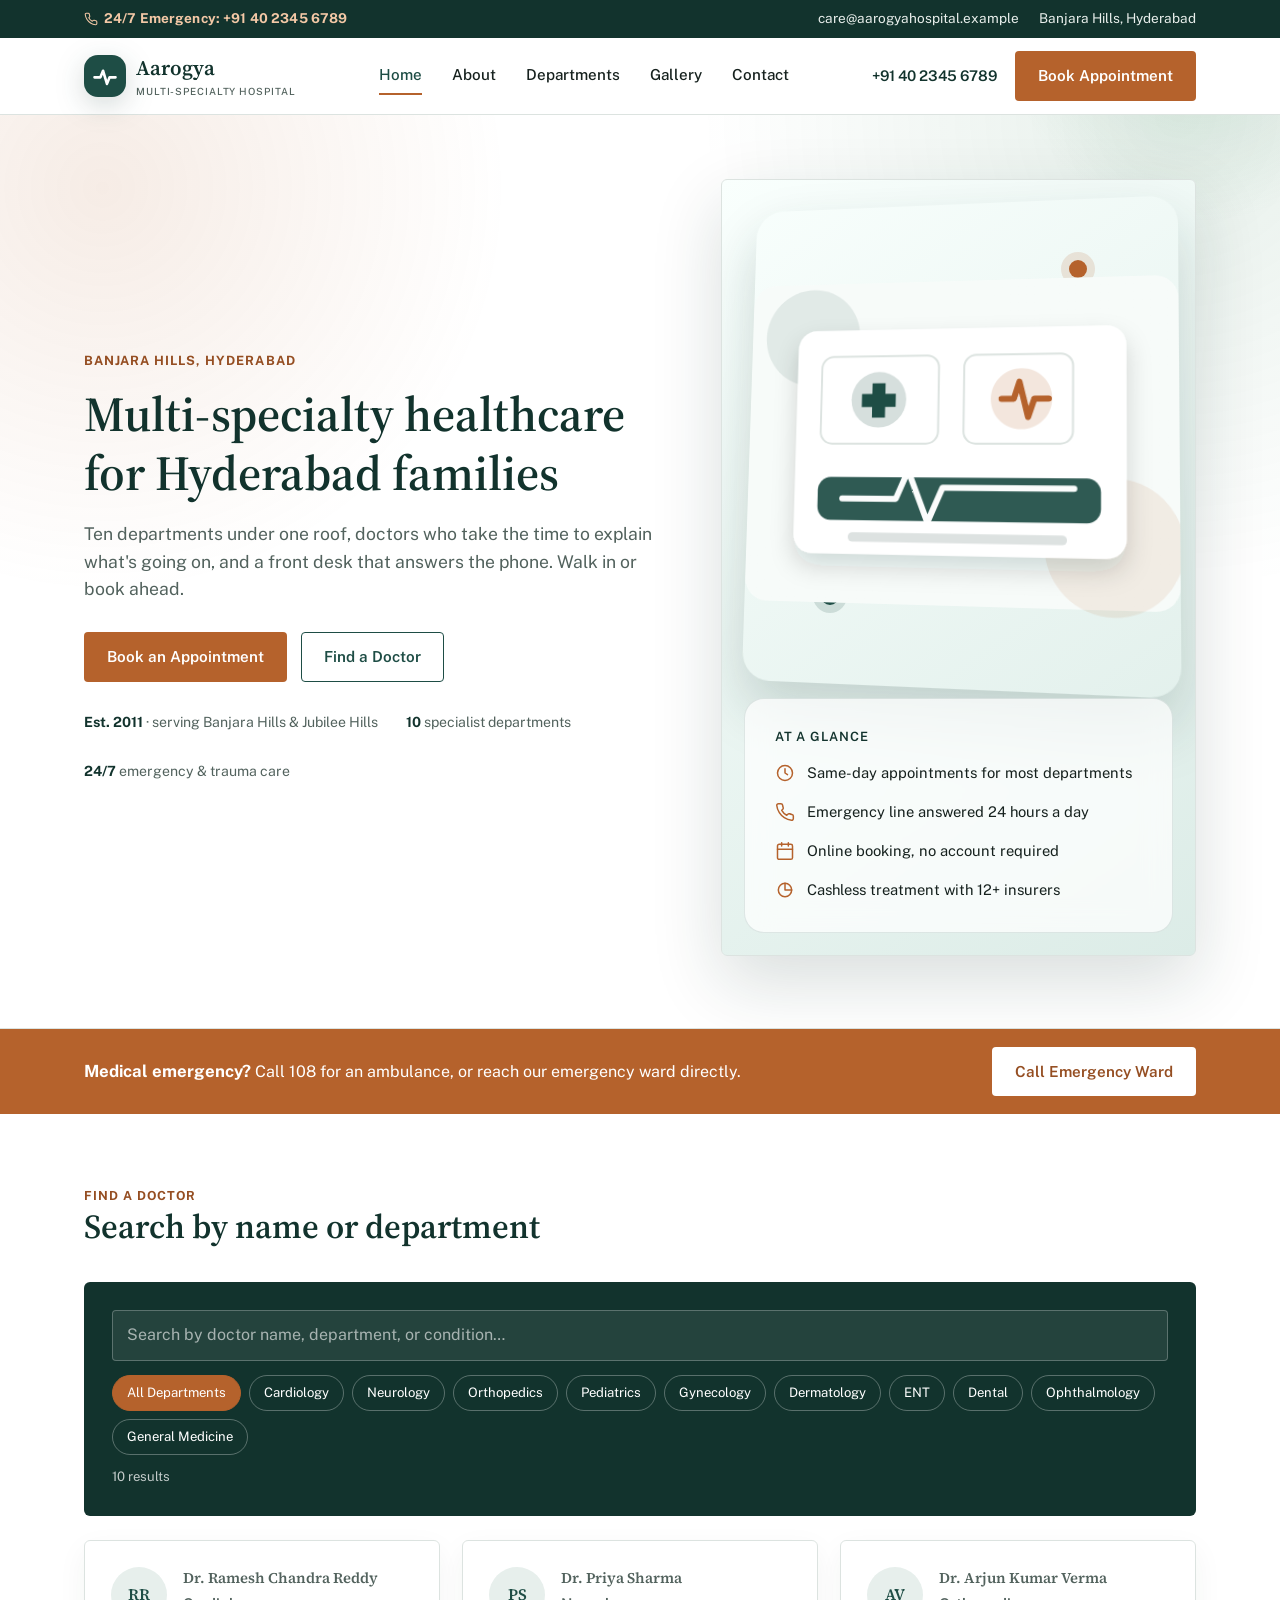
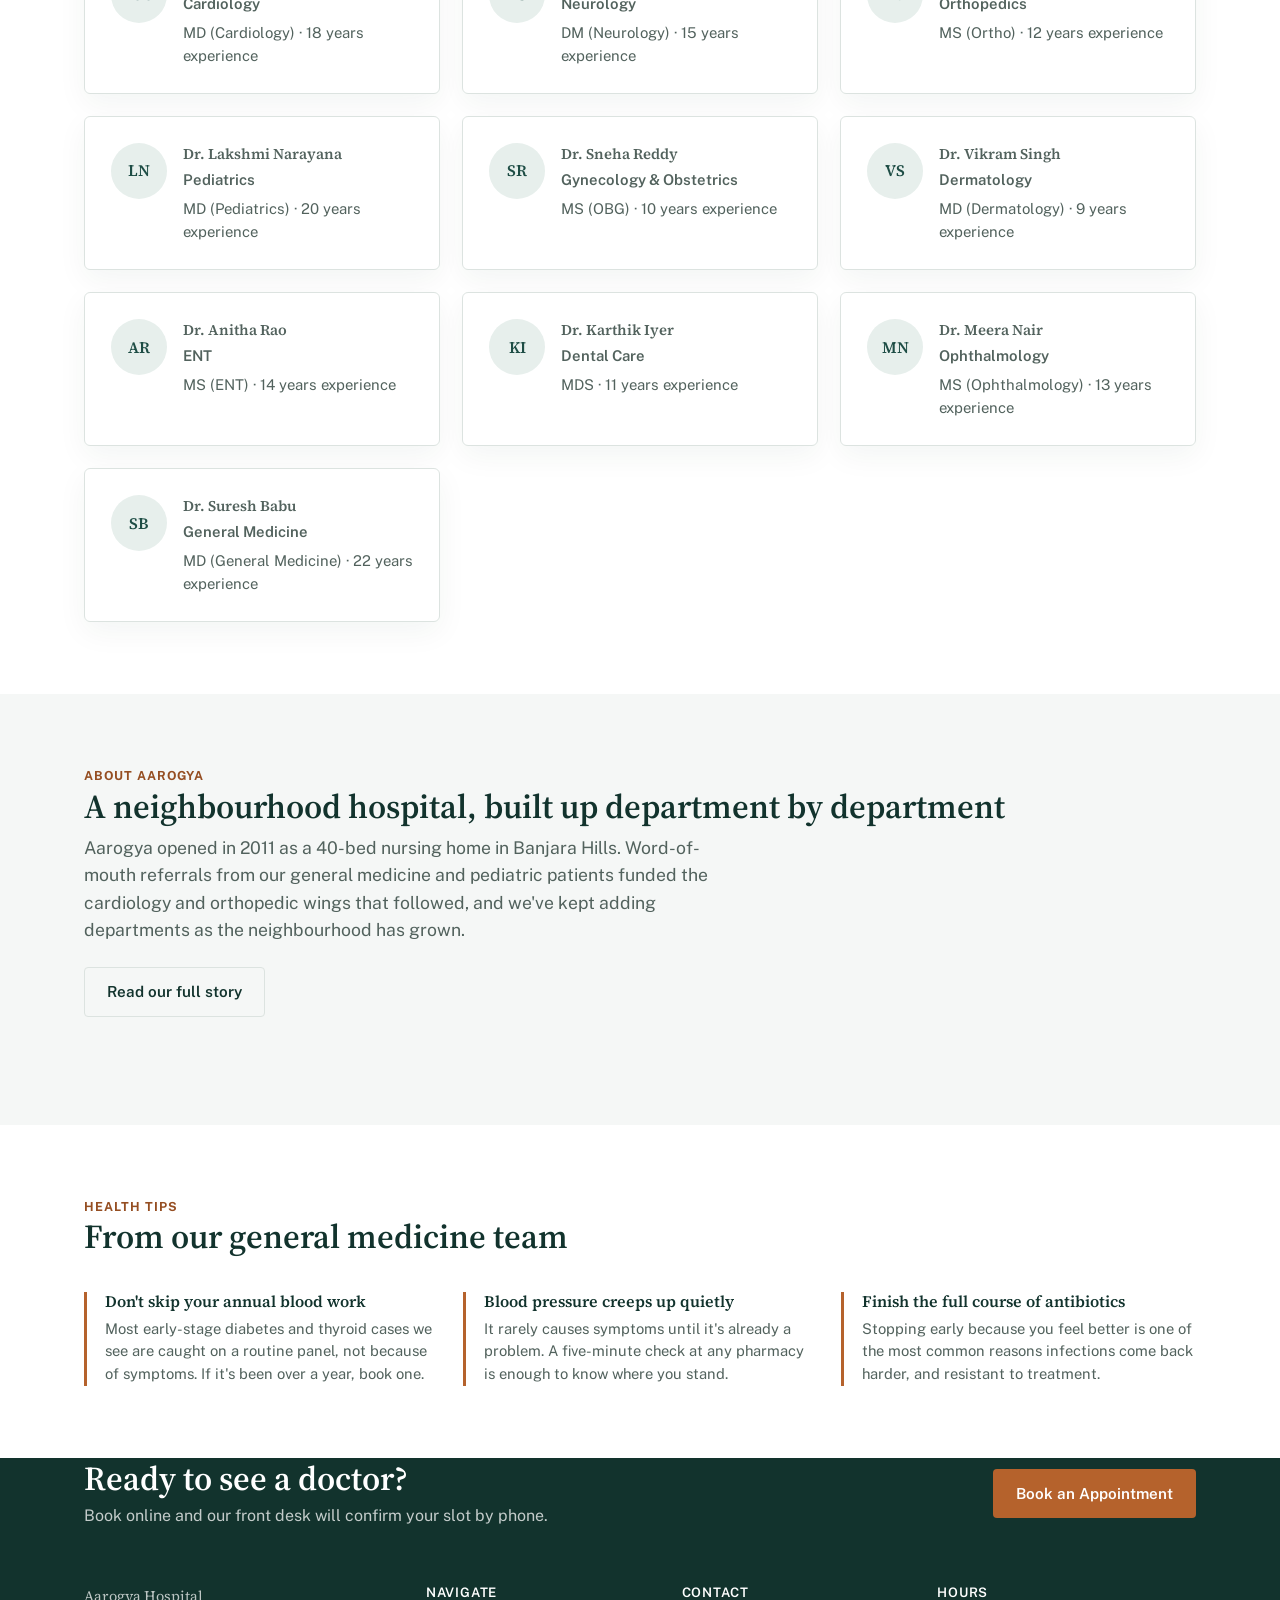
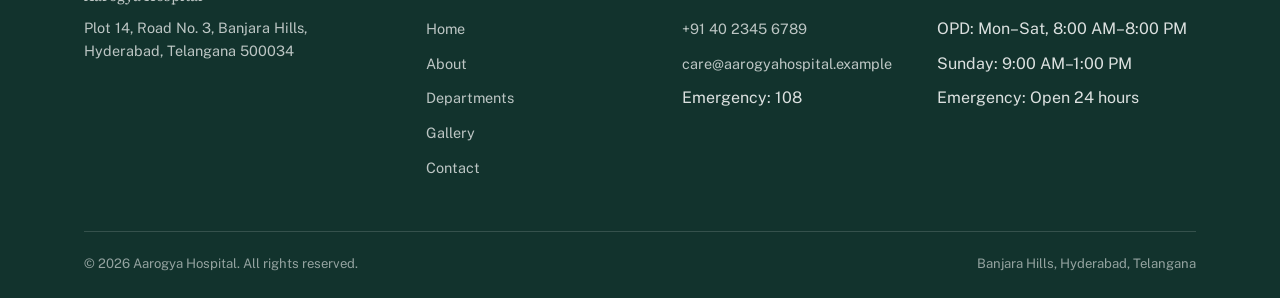
<file: index.html>
<!DOCTYPE html>
<html lang="en">
<head>
<meta charset="UTF-8">
<meta name="viewport" content="width=device-width, initial-scale=1.0">
<title>Aarogya Hospital | Multi-Specialty Care in Hyderabad</title>
<meta name="description" content="Aarogya Hospital, Banjara Hills, Hyderabad — 24/7 emergency care and 10 specialist departments. Search doctors by department and book an appointment online.">
<meta name="keywords" content="hospital in Hyderabad, multi-specialty hospital Banjara Hills, emergency care Hyderabad, doctor appointment Hyderabad, Aarogya Hospital">
<link rel="canonical" href="https://your-netlify-site.netlify.app/index.html">
<meta property="og:type" content="website">
<meta property="og:title" content="Aarogya Hospital | Multi-Specialty Care in Hyderabad">
<meta property="og:description" content="24/7 emergency care and 10 specialist departments in Banjara Hills, Hyderabad. Find a doctor and book an appointment online.">
<meta property="og:url" content="https://your-netlify-site.netlify.app/index.html">
<meta property="og:image" content="https://your-netlify-site.netlify.app/assets/og-image.svg">
<meta name="twitter:card" content="summary">
<link rel="icon" type="image/svg+xml" href="assets/favicon.svg">
<link rel="apple-touch-icon" href="assets/favicon.svg">
<meta name="theme-color" content="#1E4D45">
<link rel="preconnect" href="https://fonts.googleapis.com">
<link rel="preconnect" href="https://fonts.gstatic.com" crossorigin>
<link href="https://fonts.googleapis.com/css2?family=Source+Serif+4:wght@500;600;700&family=Public+Sans:wght@400;500;600;700&display=swap" rel="stylesheet">
<link rel="stylesheet" href="css/style.css">
<script type="application/ld+json">
{
  "@context": "https://schema.org",
  "@type": "Hospital",
  "name": "Aarogya Hospital",
  "url": "https://your-netlify-site.netlify.app/",
  "telephone": "+91-40-2345-6789",
  "address": {
    "@type": "PostalAddress",
    "streetAddress": "Plot 14, Road No. 3, Banjara Hills",
    "addressLocality": "Hyderabad",
    "addressRegion": "Telangana",
    "postalCode": "500034",
    "addressCountry": "IN"
  },
  "medicalSpecialty": ["Cardiovascular", "Neurologic", "Orthopedic", "Pediatric", "Gynecologic", "Dermatologic", "Otolaryngologic", "Dental", "Ophthalmologic"]
}
</script>
</head>
<body>

<div class="topbar">
  <div class="container">
    <a class="emergency" href="tel:+914023456789">
      <svg viewBox="0 0 24 24" fill="none" stroke="currentColor" stroke-width="1.8" stroke-linecap="round" stroke-linejoin="round"><path d="M22 16.92v3a2 2 0 0 1-2.18 2 19.79 19.79 0 0 1-8.63-3.07 19.5 19.5 0 0 1-6-6 19.79 19.79 0 0 1-3.07-8.67A2 2 0 0 1 4.11 2h3a2 2 0 0 1 2 1.72c.127.96.361 1.903.7 2.81a2 2 0 0 1-.45 2.11L8.09 9.91a16 16 0 0 0 6 6l1.27-1.27a2 2 0 0 1 2.11-.45c.907.339 1.85.573 2.81.7A2 2 0 0 1 22 16.92z"/></svg>
      24/7 Emergency: +91 40 2345 6789
    </a>
    <div class="topbar-links">
      <a href="mailto:care@aarogyahospital.example">care@aarogyahospital.example</a>
      <span>Banjara Hills, Hyderabad</span>
    </div>
  </div>
</div>

<header class="site-header">
  <div class="container nav-row">
    <a href="index.html" class="brand">
      <img class="mark" src="assets/favicon.svg" alt="Aarogya Hospital emblem">
      <span>Aarogya<small>Multi-Specialty Hospital</small></span>
    </a>

    <nav class="primary-nav" id="primary-nav">
      <a href="index.html" aria-current="page">Home</a>
      <a href="about.html">About</a>
      <a href="services.html">Departments</a>
      <a href="gallery.html">Gallery</a>
      <a href="contact.html">Contact</a>
    </nav>

    <div class="nav-actions">
      <span class="nav-phone">+91 40 2345 6789</span>
      <a href="contact.html" class="btn btn-primary book-btn-header">Book Appointment</a>
      <button class="nav-toggle" aria-label="Open menu" aria-expanded="false" aria-controls="primary-nav">
        <svg viewBox="0 0 24 24" fill="none" stroke="currentColor" stroke-width="1.8" stroke-linecap="round"><line x1="3" y1="6" x2="21" y2="6"/><line x1="3" y1="12" x2="21" y2="12"/><line x1="3" y1="18" x2="21" y2="18"/></svg>
      </button>
    </div>
  </div>
</header>

<main>

  <section class="hero">
    <div class="container">
      <div>
        <p class="hero-eyebrow">Banjara Hills, Hyderabad</p>
        <h1>Multi-specialty healthcare for Hyderabad families</h1>
        <p class="lede">Ten departments under one roof, doctors who take the time to explain what's going on, and a front desk that answers the phone. Walk in or book ahead.</p>
        <div class="hero-actions">
          <a href="contact.html" class="btn btn-primary">Book an Appointment</a>
          <a href="#finder" class="btn btn-outline">Find a Doctor</a>
        </div>
        <div class="hero-meta">
          <span><strong>Est. 2011</strong> · serving Banjara Hills &amp; Jubilee Hills</span>
          <span><strong data-count="10">10</strong> specialist departments</span>
          <span><strong>24/7</strong> emergency &amp; trauma care</span>
        </div>
      </div>
      <div class="hero-art" data-tilt-card>
        <div class="clinic-orbit" aria-hidden="true">
          <span class="orbit-ring"></span>
          <span class="orbit-dot dot-one"></span>
          <span class="orbit-dot dot-two"></span>
          <img src="assets/hero-care.svg" alt="Doctor consulting a family inside a modern health clinic" loading="eager" width="640" height="480">
        </div>
        <div class="glance">
          <h2>At a glance</h2>
          <ul>
            <li><svg viewBox="0 0 24 24" fill="none" stroke="currentColor" stroke-width="1.8" stroke-linecap="round" stroke-linejoin="round"><circle cx="12" cy="12" r="9"/><path d="M12 7v5l3 2"/></svg>Same-day appointments for most departments</li>
            <li><svg viewBox="0 0 24 24" fill="none" stroke="currentColor" stroke-width="1.8" stroke-linecap="round" stroke-linejoin="round"><path d="M22 16.92v3a2 2 0 0 1-2.18 2 19.79 19.79 0 0 1-8.63-3.07 19.5 19.5 0 0 1-6-6 19.79 19.79 0 0 1-3.07-8.67A2 2 0 0 1 4.11 2h3a2 2 0 0 1 2 1.72 12.84 12.84 0 0 0 .7 2.81 2 2 0 0 1-.45 2.11L8.09 9.91a16 16 0 0 0 6 6l1.27-1.27a2 2 0 0 1 2.11-.45 12.84 12.84 0 0 0 2.81.7A2 2 0 0 1 22 16.92z"/></svg>Emergency line answered 24 hours a day</li>
            <li><svg viewBox="0 0 24 24" fill="none" stroke="currentColor" stroke-width="1.8" stroke-linecap="round" stroke-linejoin="round"><rect x="3" y="4" width="18" height="18" rx="2"/><path d="M16 2v4M8 2v4M3 10h18"/></svg>Online booking, no account required</li>
            <li><svg viewBox="0 0 24 24" fill="none" stroke="currentColor" stroke-width="1.8" stroke-linecap="round" stroke-linejoin="round"><path d="M20 12a8 8 0 1 1-8-8"/><path d="M12 4a8 8 0 0 1 8 8h-8V4z"/></svg>Cashless treatment with 12+ insurers</li>
          </ul>
        </div>
      </div>
    </div>
  </section>

  <div class="emergency-strip">
    <div class="container">
      <span><strong>Medical emergency?</strong> Call 108 for an ambulance, or reach our emergency ward directly.</span>
      <a href="tel:+919014200000" class="btn">Call Emergency Ward</a>
    </div>
  </div>

  <section id="finder">
    <div class="container">
      <div class="section-head">
        <div>
          <p class="eyebrow">Find a Doctor</p>
          <h2>Search by name or department</h2>
        </div>
      </div>

      <div class="finder" data-finder>
        <div class="finder-row">
          <label for="doctor-search" class="visually-hidden">Search doctors</label>
          <input type="search" id="doctor-search" placeholder="Search by doctor name, department, or condition&hellip;">
        </div>
        <div class="finder-chips" role="group" aria-label="Filter by department">
          <button class="chip" data-dept-filter="all" aria-pressed="true">All Departments</button>
          <button class="chip" data-dept-filter="cardiology" aria-pressed="false">Cardiology</button>
          <button class="chip" data-dept-filter="neurology" aria-pressed="false">Neurology</button>
          <button class="chip" data-dept-filter="orthopedics" aria-pressed="false">Orthopedics</button>
          <button class="chip" data-dept-filter="pediatrics" aria-pressed="false">Pediatrics</button>
          <button class="chip" data-dept-filter="gynecology" aria-pressed="false">Gynecology</button>
          <button class="chip" data-dept-filter="dermatology" aria-pressed="false">Dermatology</button>
          <button class="chip" data-dept-filter="ent" aria-pressed="false">ENT</button>
          <button class="chip" data-dept-filter="dental" aria-pressed="false">Dental</button>
          <button class="chip" data-dept-filter="ophthalmology" aria-pressed="false">Ophthalmology</button>
          <button class="chip" data-dept-filter="general-medicine" aria-pressed="false">General Medicine</button>
        </div>
        <p class="finder-count" data-finder-count></p>
      </div>

      <div class="grid grid-3" style="margin-top:24px;">
        <article class="card doctor-card" data-dept="cardiology" data-search="ramesh chandra reddy cardiology heart cardiologist chest pain">
          <div class="doctor-avatar">RR</div>
          <div>
            <p class="doctor-name">Dr. Ramesh Chandra Reddy</p>
            <p class="doctor-role">Cardiology</p>
            <p class="doctor-meta">MD (Cardiology) · 18 years experience</p>
          </div>
        </article>
        <article class="card doctor-card" data-dept="neurology" data-search="priya sharma neurology brain nerves migraine stroke">
          <div class="doctor-avatar">PS</div>
          <div>
            <p class="doctor-name">Dr. Priya Sharma</p>
            <p class="doctor-role">Neurology</p>
            <p class="doctor-meta">DM (Neurology) · 15 years experience</p>
          </div>
        </article>
        <article class="card doctor-card" data-dept="orthopedics" data-search="arjun kumar verma orthopedics bone joint fracture spine">
          <div class="doctor-avatar">AV</div>
          <div>
            <p class="doctor-name">Dr. Arjun Kumar Verma</p>
            <p class="doctor-role">Orthopedics</p>
            <p class="doctor-meta">MS (Ortho) · 12 years experience</p>
          </div>
        </article>
        <article class="card doctor-card" data-dept="pediatrics" data-search="lakshmi narayana pediatrics children infant vaccination">
          <div class="doctor-avatar">LN</div>
          <div>
            <p class="doctor-name">Dr. Lakshmi Narayana</p>
            <p class="doctor-role">Pediatrics</p>
            <p class="doctor-meta">MD (Pediatrics) · 20 years experience</p>
          </div>
        </article>
        <article class="card doctor-card" data-dept="gynecology" data-search="sneha reddy gynecology obstetrics pregnancy women">
          <div class="doctor-avatar">SR</div>
          <div>
            <p class="doctor-name">Dr. Sneha Reddy</p>
            <p class="doctor-role">Gynecology &amp; Obstetrics</p>
            <p class="doctor-meta">MS (OBG) · 10 years experience</p>
          </div>
        </article>
        <article class="card doctor-card" data-dept="dermatology" data-search="vikram singh dermatology skin acne hair">
          <div class="doctor-avatar">VS</div>
          <div>
            <p class="doctor-name">Dr. Vikram Singh</p>
            <p class="doctor-role">Dermatology</p>
            <p class="doctor-meta">MD (Dermatology) · 9 years experience</p>
          </div>
        </article>
        <article class="card doctor-card" data-dept="ent" data-search="anitha rao ent ear nose throat sinus">
          <div class="doctor-avatar">AR</div>
          <div>
            <p class="doctor-name">Dr. Anitha Rao</p>
            <p class="doctor-role">ENT</p>
            <p class="doctor-meta">MS (ENT) · 14 years experience</p>
          </div>
        </article>
        <article class="card doctor-card" data-dept="dental" data-search="karthik iyer dental teeth root canal braces">
          <div class="doctor-avatar">KI</div>
          <div>
            <p class="doctor-name">Dr. Karthik Iyer</p>
            <p class="doctor-role">Dental Care</p>
            <p class="doctor-meta">MDS · 11 years experience</p>
          </div>
        </article>
        <article class="card doctor-card" data-dept="ophthalmology" data-search="meera nair ophthalmology eye cataract vision">
          <div class="doctor-avatar">MN</div>
          <div>
            <p class="doctor-name">Dr. Meera Nair</p>
            <p class="doctor-role">Ophthalmology</p>
            <p class="doctor-meta">MS (Ophthalmology) · 13 years experience</p>
          </div>
        </article>
        <article class="card doctor-card" data-dept="general-medicine" data-search="suresh babu general medicine physician fever diabetes">
          <div class="doctor-avatar">SB</div>
          <div>
            <p class="doctor-name">Dr. Suresh Babu</p>
            <p class="doctor-role">General Medicine</p>
            <p class="doctor-meta">MD (General Medicine) · 22 years experience</p>
          </div>
        </article>
      </div>
    </div>
  </section>

  <section class="alt">
    <div class="container">
      <div class="section-head">
        <div>
          <p class="eyebrow">About Aarogya</p>
          <h2>A neighbourhood hospital, built up department by department</h2>
          <p class="lede">Aarogya opened in 2011 as a 40-bed nursing home in Banjara Hills. Word-of-mouth referrals from our general medicine and pediatric patients funded the cardiology and orthopedic wings that followed, and we've kept adding departments as the neighbourhood has grown.</p>
        </div>
        <a href="about.html" class="btn btn-quiet">Read our full story</a>
      </div>
    </div>
  </section>

  <section>
    <div class="container">
      <div class="section-head">
        <div>
          <p class="eyebrow">Health Tips</p>
          <h2>From our general medicine team</h2>
        </div>
      </div>
      <div class="tip-list">
        <div class="tip">
          <h3>Don't skip your annual blood work</h3>
          <p>Most early-stage diabetes and thyroid cases we see are caught on a routine panel, not because of symptoms. If it's been over a year, book one.</p>
        </div>
        <div class="tip">
          <h3>Blood pressure creeps up quietly</h3>
          <p>It rarely causes symptoms until it's already a problem. A five-minute check at any pharmacy is enough to know where you stand.</p>
        </div>
        <div class="tip">
          <h3>Finish the full course of antibiotics</h3>
          <p>Stopping early because you feel better is one of the most common reasons infections come back harder, and resistant to treatment.</p>
        </div>
      </div>
    </div>
  </section>

  <div class="cta-band">
    <div class="container">
      <div>
        <h2>Ready to see a doctor?</h2>
        <p>Book online and our front desk will confirm your slot by phone.</p>
      </div>
      <a href="contact.html" class="btn btn-primary">Book an Appointment</a>
    </div>
  </div>

</main>

<footer class="site-footer">
  <div class="container">
    <div class="footer-grid">
      <div>
        <p class="footer-brand">Aarogya Hospital</p>
        <p>Plot 14, Road No. 3, Banjara Hills, Hyderabad, Telangana 500034</p>
      </div>
      <div>
        <h4>Navigate</h4>
        <ul>
          <li><a href="index.html">Home</a></li>
          <li><a href="about.html">About</a></li>
          <li><a href="services.html">Departments</a></li>
          <li><a href="gallery.html">Gallery</a></li>
          <li><a href="contact.html">Contact</a></li>
        </ul>
      </div>
      <div>
        <h4>Contact</h4>
        <ul>
          <li><a href="tel:+914023456789">+91 40 2345 6789</a></li>
          <li><a href="mailto:care@aarogyahospital.example">care@aarogyahospital.example</a></li>
          <li>Emergency: 108</li>
        </ul>
      </div>
      <div>
        <h4>Hours</h4>
        <ul>
          <li>OPD: Mon&ndash;Sat, 8:00 AM&ndash;8:00 PM</li>
          <li>Sunday: 9:00 AM&ndash;1:00 PM</li>
          <li>Emergency: Open 24 hours</li>
        </ul>
      </div>
    </div>
    <div class="footer-bottom">
      <span>&copy; 2026 Aarogya Hospital. All rights reserved.</span>
      <span>Banjara Hills, Hyderabad, Telangana</span>
    </div>
  </div>
</footer>

<script src="js/chatbot-config.js"></script>
<script src="js/script.js"></script>
<!--Start of Tawk.to Script-->
<script type="text/javascript">
var Tawk_API=Tawk_API||{}, Tawk_LoadStart=new Date();
(function(){
var s1=document.createElement("script"),s0=document.getElementsByTagName("script")[0];
s1.async=true;
s1.src='https://embed.tawk.to/6a4610d5b539ed1d4853c9fc/1jsgr3grh';
s1.charset='UTF-8';
s1.setAttribute('crossorigin','*');
s0.parentNode.insertBefore(s1,s0);
})();
</script>
<!--End of Tawk.to Script-->
</body>
</html>
</file>
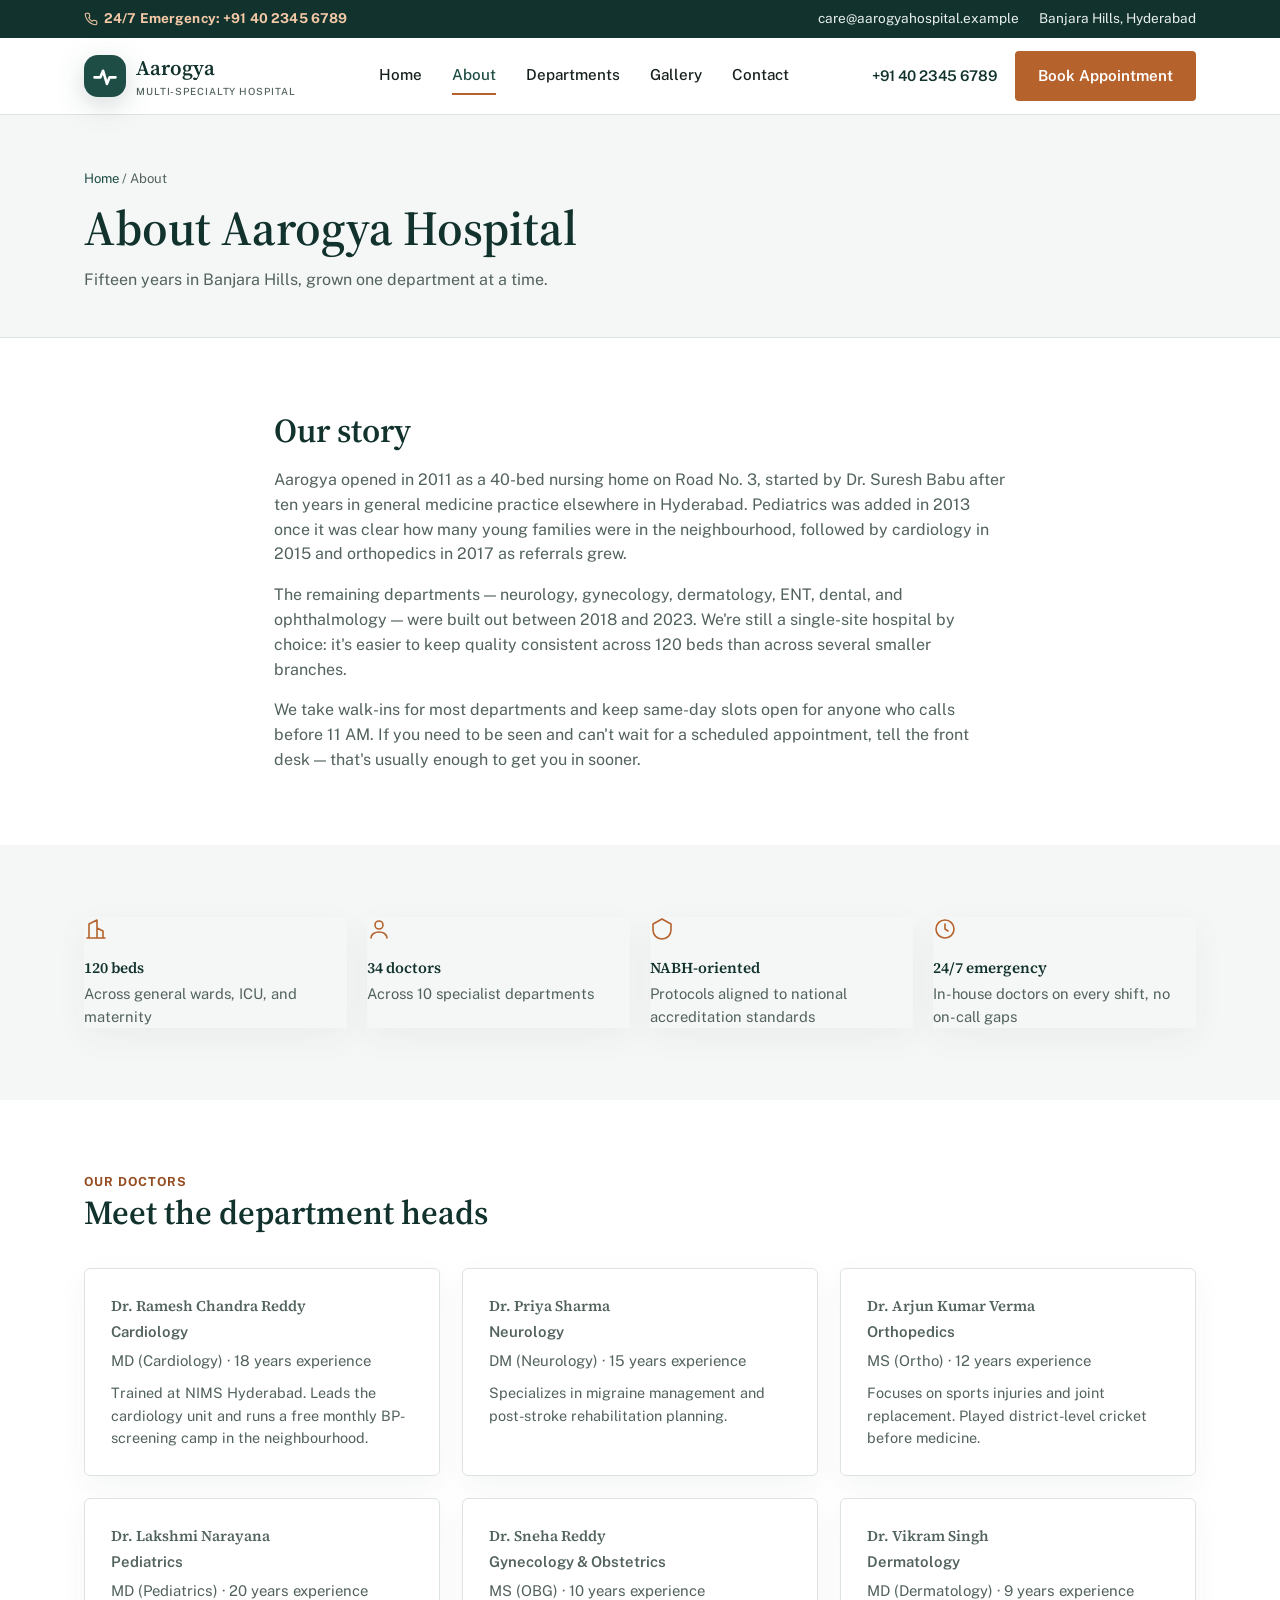
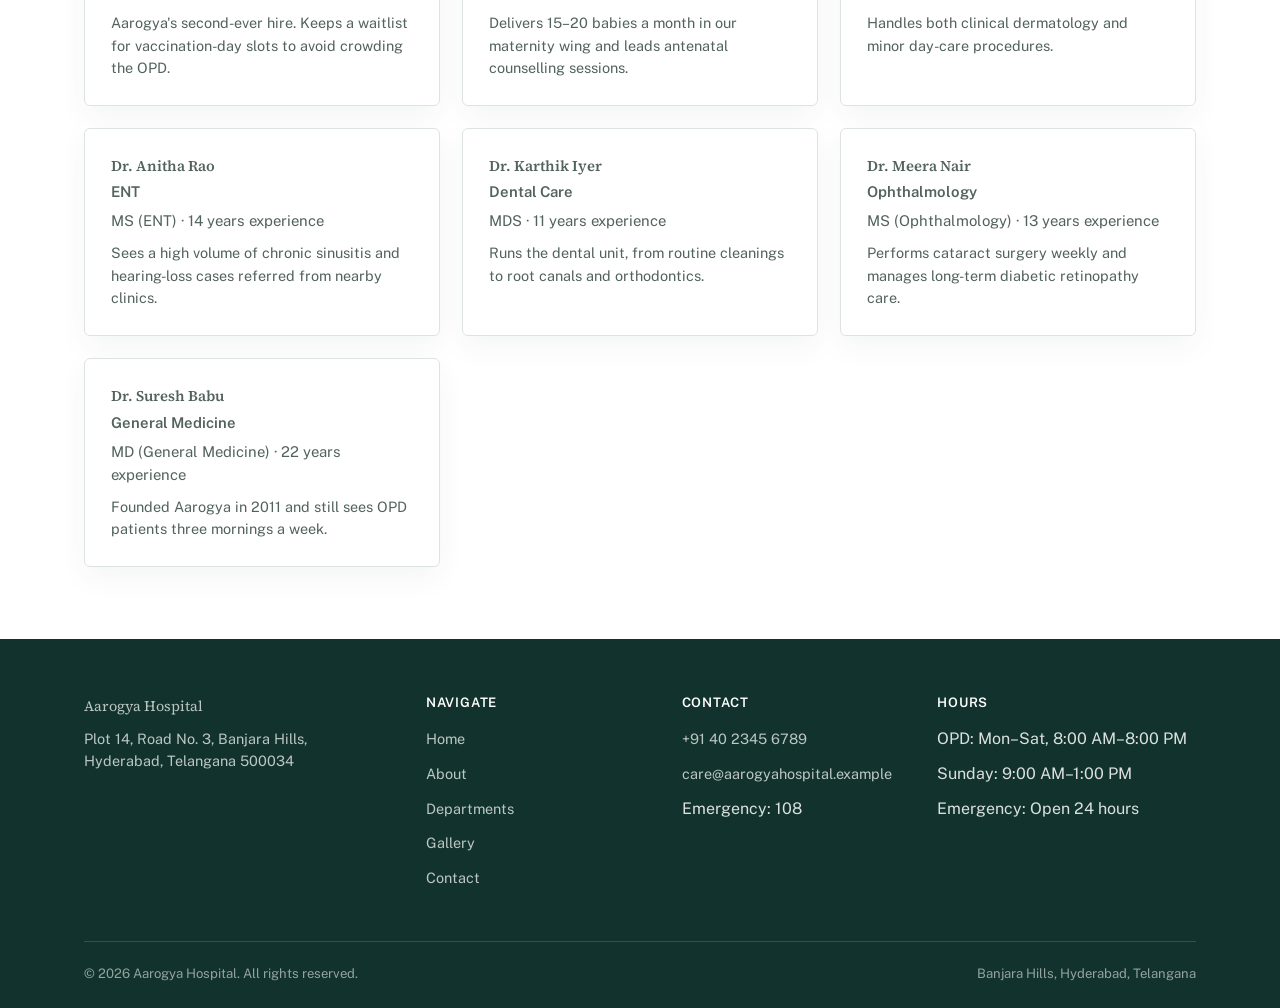
<file: about.html>
<!DOCTYPE html>
<html lang="en">
<head>
<meta charset="UTF-8">
<meta name="viewport" content="width=device-width, initial-scale=1.0">
<title>About Aarogya Hospital | Our Story &amp; Doctors</title>
<meta name="description" content="Aarogya Hospital has grown from a 40-bed nursing home in 2011 to a 10-department multi-specialty hospital in Banjara Hills, Hyderabad. Meet our doctors.">
<meta name="keywords" content="Aarogya Hospital history, doctors in Banjara Hills, hospital about us Hyderabad">
<link rel="canonical" href="https://your-netlify-site.netlify.app/about.html">
<meta property="og:type" content="website">
<meta property="og:title" content="About Aarogya Hospital | Our Story & Doctors">
<meta property="og:description" content="From a 40-bed nursing home in 2011 to a 10-department multi-specialty hospital in Banjara Hills, Hyderabad.">
<meta property="og:url" content="https://your-netlify-site.netlify.app/about.html">
<meta property="og:image" content="https://your-netlify-site.netlify.app/assets/og-image.svg">
<meta name="twitter:card" content="summary">
<link rel="icon" type="image/svg+xml" href="assets/favicon.svg">
<link rel="apple-touch-icon" href="assets/favicon.svg">
<meta name="theme-color" content="#1E4D45">
<link rel="preconnect" href="https://fonts.googleapis.com">
<link rel="preconnect" href="https://fonts.gstatic.com" crossorigin>
<link href="https://fonts.googleapis.com/css2?family=Source+Serif+4:wght@500;600;700&family=Public+Sans:wght@400;500;600;700&display=swap" rel="stylesheet">
<link rel="stylesheet" href="css/style.css">
</head>
<body>

<div class="topbar">
  <div class="container">
    <a class="emergency" href="tel:+914023456789">
      <svg viewBox="0 0 24 24" fill="none" stroke="currentColor" stroke-width="1.8" stroke-linecap="round" stroke-linejoin="round"><path d="M22 16.92v3a2 2 0 0 1-2.18 2 19.79 19.79 0 0 1-8.63-3.07 19.5 19.5 0 0 1-6-6 19.79 19.79 0 0 1-3.07-8.67A2 2 0 0 1 4.11 2h3a2 2 0 0 1 2 1.72c.127.96.361 1.903.7 2.81a2 2 0 0 1-.45 2.11L8.09 9.91a16 16 0 0 0 6 6l1.27-1.27a2 2 0 0 1 2.11-.45c.907.339 1.85.573 2.81.7A2 2 0 0 1 22 16.92z"/></svg>
      24/7 Emergency: +91 40 2345 6789
    </a>
    <div class="topbar-links">
      <a href="mailto:care@aarogyahospital.example">care@aarogyahospital.example</a>
      <span>Banjara Hills, Hyderabad</span>
    </div>
  </div>
</div>

<header class="site-header">
  <div class="container nav-row">
    <a href="index.html" class="brand">
      <img class="mark" src="assets/favicon.svg" alt="Aarogya Hospital emblem">
      <span>Aarogya<small>Multi-Specialty Hospital</small></span>
    </a>
    <nav class="primary-nav" id="primary-nav">
      <a href="index.html">Home</a>
      <a href="about.html" aria-current="page">About</a>
      <a href="services.html">Departments</a>
      <a href="gallery.html">Gallery</a>
      <a href="contact.html">Contact</a>
    </nav>
    <div class="nav-actions">
      <span class="nav-phone">+91 40 2345 6789</span>
      <a href="contact.html" class="btn btn-primary book-btn-header">Book Appointment</a>
      <button class="nav-toggle" aria-label="Open menu" aria-expanded="false" aria-controls="primary-nav">
        <svg viewBox="0 0 24 24" fill="none" stroke="currentColor" stroke-width="1.8" stroke-linecap="round"><line x1="3" y1="6" x2="21" y2="6"/><line x1="3" y1="12" x2="21" y2="12"/><line x1="3" y1="18" x2="21" y2="18"/></svg>
      </button>
    </div>
  </div>
</header>

<main>

  <div class="page-banner">
    <div class="container">
      <p class="crumb"><a href="index.html">Home</a> / About</p>
      <h1>About Aarogya Hospital</h1>
      <p>Fifteen years in Banjara Hills, grown one department at a time.</p>
    </div>
  </div>

  <section>
    <div class="container" style="max-width: 780px;">
      <h2 style="margin-bottom:18px;">Our story</h2>
      <p style="margin-bottom:16px; color:var(--text-muted);">Aarogya opened in 2011 as a 40-bed nursing home on Road No. 3, started by Dr. Suresh Babu after ten years in general medicine practice elsewhere in Hyderabad. Pediatrics was added in 2013 once it was clear how many young families were in the neighbourhood, followed by cardiology in 2015 and orthopedics in 2017 as referrals grew.</p>
      <p style="margin-bottom:16px; color:var(--text-muted);">The remaining departments — neurology, gynecology, dermatology, ENT, dental, and ophthalmology — were built out between 2018 and 2023. We're still a single-site hospital by choice: it's easier to keep quality consistent across 120 beds than across several smaller branches.</p>
      <p style="color:var(--text-muted);">We take walk-ins for most departments and keep same-day slots open for anyone who calls before 11 AM. If you need to be seen and can't wait for a scheduled appointment, tell the front desk — that's usually enough to get you in sooner.</p>
    </div>
  </section>

  <section class="alt">
    <div class="container">
      <div class="info-grid">
        <div class="info-block">
          <svg class="icon" viewBox="0 0 24 24" fill="none" stroke="currentColor" stroke-width="1.6" stroke-linecap="round" stroke-linejoin="round"><path d="M3 21h18M5 21V7l8-4v18M13 21V11l6 3v7"/></svg>
          <h3>120 beds</h3>
          <p>Across general wards, ICU, and maternity</p>
        </div>
        <div class="info-block">
          <svg class="icon" viewBox="0 0 24 24" fill="none" stroke="currentColor" stroke-width="1.6" stroke-linecap="round" stroke-linejoin="round"><circle cx="12" cy="8" r="4"/><path d="M4 21c0-4 4-6 8-6s8 2 8 6"/></svg>
          <h3>34 doctors</h3>
          <p>Across 10 specialist departments</p>
        </div>
        <div class="info-block">
          <svg class="icon" viewBox="0 0 24 24" fill="none" stroke="currentColor" stroke-width="1.6" stroke-linecap="round" stroke-linejoin="round"><path d="M12 2 3 7v6c0 5 4 9 9 9s9-4 9-9V7l-9-5z"/></svg>
          <h3>NABH-oriented</h3>
          <p>Protocols aligned to national accreditation standards</p>
        </div>
        <div class="info-block">
          <svg class="icon" viewBox="0 0 24 24" fill="none" stroke="currentColor" stroke-width="1.6" stroke-linecap="round" stroke-linejoin="round"><circle cx="12" cy="12" r="9"/><path d="M12 7v5l3 2"/></svg>
          <h3>24/7 emergency</h3>
          <p>In-house doctors on every shift, no on-call gaps</p>
        </div>
      </div>
    </div>
  </section>

  <section>
    <div class="container">
      <div class="section-head">
        <div>
          <p class="eyebrow">Our Doctors</p>
          <h2>Meet the department heads</h2>
        </div>
      </div>
      <div class="grid grid-3">

        <article class="card">
          <p class="doctor-name">Dr. Ramesh Chandra Reddy</p>
          <p class="doctor-role">Cardiology</p>
          <p class="doctor-meta">MD (Cardiology) · 18 years experience</p>
          <p style="margin-top:10px; font-size:0.9rem; color:var(--text-muted);">Trained at NIMS Hyderabad. Leads the cardiology unit and runs a free monthly BP-screening camp in the neighbourhood.</p>
        </article>

        <article class="card">
          <p class="doctor-name">Dr. Priya Sharma</p>
          <p class="doctor-role">Neurology</p>
          <p class="doctor-meta">DM (Neurology) · 15 years experience</p>
          <p style="margin-top:10px; font-size:0.9rem; color:var(--text-muted);">Specializes in migraine management and post-stroke rehabilitation planning.</p>
        </article>

        <article class="card">
          <p class="doctor-name">Dr. Arjun Kumar Verma</p>
          <p class="doctor-role">Orthopedics</p>
          <p class="doctor-meta">MS (Ortho) · 12 years experience</p>
          <p style="margin-top:10px; font-size:0.9rem; color:var(--text-muted);">Focuses on sports injuries and joint replacement. Played district-level cricket before medicine.</p>
        </article>

        <article class="card">
          <p class="doctor-name">Dr. Lakshmi Narayana</p>
          <p class="doctor-role">Pediatrics</p>
          <p class="doctor-meta">MD (Pediatrics) · 20 years experience</p>
          <p style="margin-top:10px; font-size:0.9rem; color:var(--text-muted);">Aarogya's second-ever hire. Keeps a waitlist for vaccination-day slots to avoid crowding the OPD.</p>
        </article>

        <article class="card">
          <p class="doctor-name">Dr. Sneha Reddy</p>
          <p class="doctor-role">Gynecology &amp; Obstetrics</p>
          <p class="doctor-meta">MS (OBG) · 10 years experience</p>
          <p style="margin-top:10px; font-size:0.9rem; color:var(--text-muted);">Delivers 15&ndash;20 babies a month in our maternity wing and leads antenatal counselling sessions.</p>
        </article>

        <article class="card">
          <p class="doctor-name">Dr. Vikram Singh</p>
          <p class="doctor-role">Dermatology</p>
          <p class="doctor-meta">MD (Dermatology) · 9 years experience</p>
          <p style="margin-top:10px; font-size:0.9rem; color:var(--text-muted);">Handles both clinical dermatology and minor day-care procedures.</p>
        </article>

        <article class="card">
          <p class="doctor-name">Dr. Anitha Rao</p>
          <p class="doctor-role">ENT</p>
          <p class="doctor-meta">MS (ENT) · 14 years experience</p>
          <p style="margin-top:10px; font-size:0.9rem; color:var(--text-muted);">Sees a high volume of chronic sinusitis and hearing-loss cases referred from nearby clinics.</p>
        </article>

        <article class="card">
          <p class="doctor-name">Dr. Karthik Iyer</p>
          <p class="doctor-role">Dental Care</p>
          <p class="doctor-meta">MDS · 11 years experience</p>
          <p style="margin-top:10px; font-size:0.9rem; color:var(--text-muted);">Runs the dental unit, from routine cleanings to root canals and orthodontics.</p>
        </article>

        <article class="card">
          <p class="doctor-name">Dr. Meera Nair</p>
          <p class="doctor-role">Ophthalmology</p>
          <p class="doctor-meta">MS (Ophthalmology) · 13 years experience</p>
          <p style="margin-top:10px; font-size:0.9rem; color:var(--text-muted);">Performs cataract surgery weekly and manages long-term diabetic retinopathy care.</p>
        </article>

        <article class="card">
          <p class="doctor-name">Dr. Suresh Babu</p>
          <p class="doctor-role">General Medicine</p>
          <p class="doctor-meta">MD (General Medicine) · 22 years experience</p>
          <p style="margin-top:10px; font-size:0.9rem; color:var(--text-muted);">Founded Aarogya in 2011 and still sees OPD patients three mornings a week.</p>
        </article>

      </div>
    </div>
  </section>

</main>

<footer class="site-footer">
  <div class="container">
    <div class="footer-grid">
      <div>
        <p class="footer-brand">Aarogya Hospital</p>
        <p>Plot 14, Road No. 3, Banjara Hills, Hyderabad, Telangana 500034</p>
      </div>
      <div>
        <h4>Navigate</h4>
        <ul>
          <li><a href="index.html">Home</a></li>
          <li><a href="about.html">About</a></li>
          <li><a href="services.html">Departments</a></li>
          <li><a href="gallery.html">Gallery</a></li>
          <li><a href="contact.html">Contact</a></li>
        </ul>
      </div>
      <div>
        <h4>Contact</h4>
        <ul>
          <li><a href="tel:+914023456789">+91 40 2345 6789</a></li>
          <li><a href="mailto:care@aarogyahospital.example">care@aarogyahospital.example</a></li>
          <li>Emergency: 108</li>
        </ul>
      </div>
      <div>
        <h4>Hours</h4>
        <ul>
          <li>OPD: Mon&ndash;Sat, 8:00 AM&ndash;8:00 PM</li>
          <li>Sunday: 9:00 AM&ndash;1:00 PM</li>
          <li>Emergency: Open 24 hours</li>
        </ul>
      </div>
    </div>
    <div class="footer-bottom">
      <span>&copy; 2026 Aarogya Hospital. All rights reserved.</span>
      <span>Banjara Hills, Hyderabad, Telangana</span>
    </div>
  </div>
</footer>

<script src="js/chatbot-config.js"></script>
<script src="js/script.js"></script>
<!--Start of Tawk.to Script-->
<script type="text/javascript">
var Tawk_API=Tawk_API||{}, Tawk_LoadStart=new Date();
(function(){
var s1=document.createElement("script"),s0=document.getElementsByTagName("script")[0];
s1.async=true;
s1.src='https://embed.tawk.to/6a4610d5b539ed1d4853c9fc/1jsgr3grh';
s1.charset='UTF-8';
s1.setAttribute('crossorigin','*');
s0.parentNode.insertBefore(s1,s0);
})();
</script>
<!--End of Tawk.to Script-->
</body>
</html>
</file>
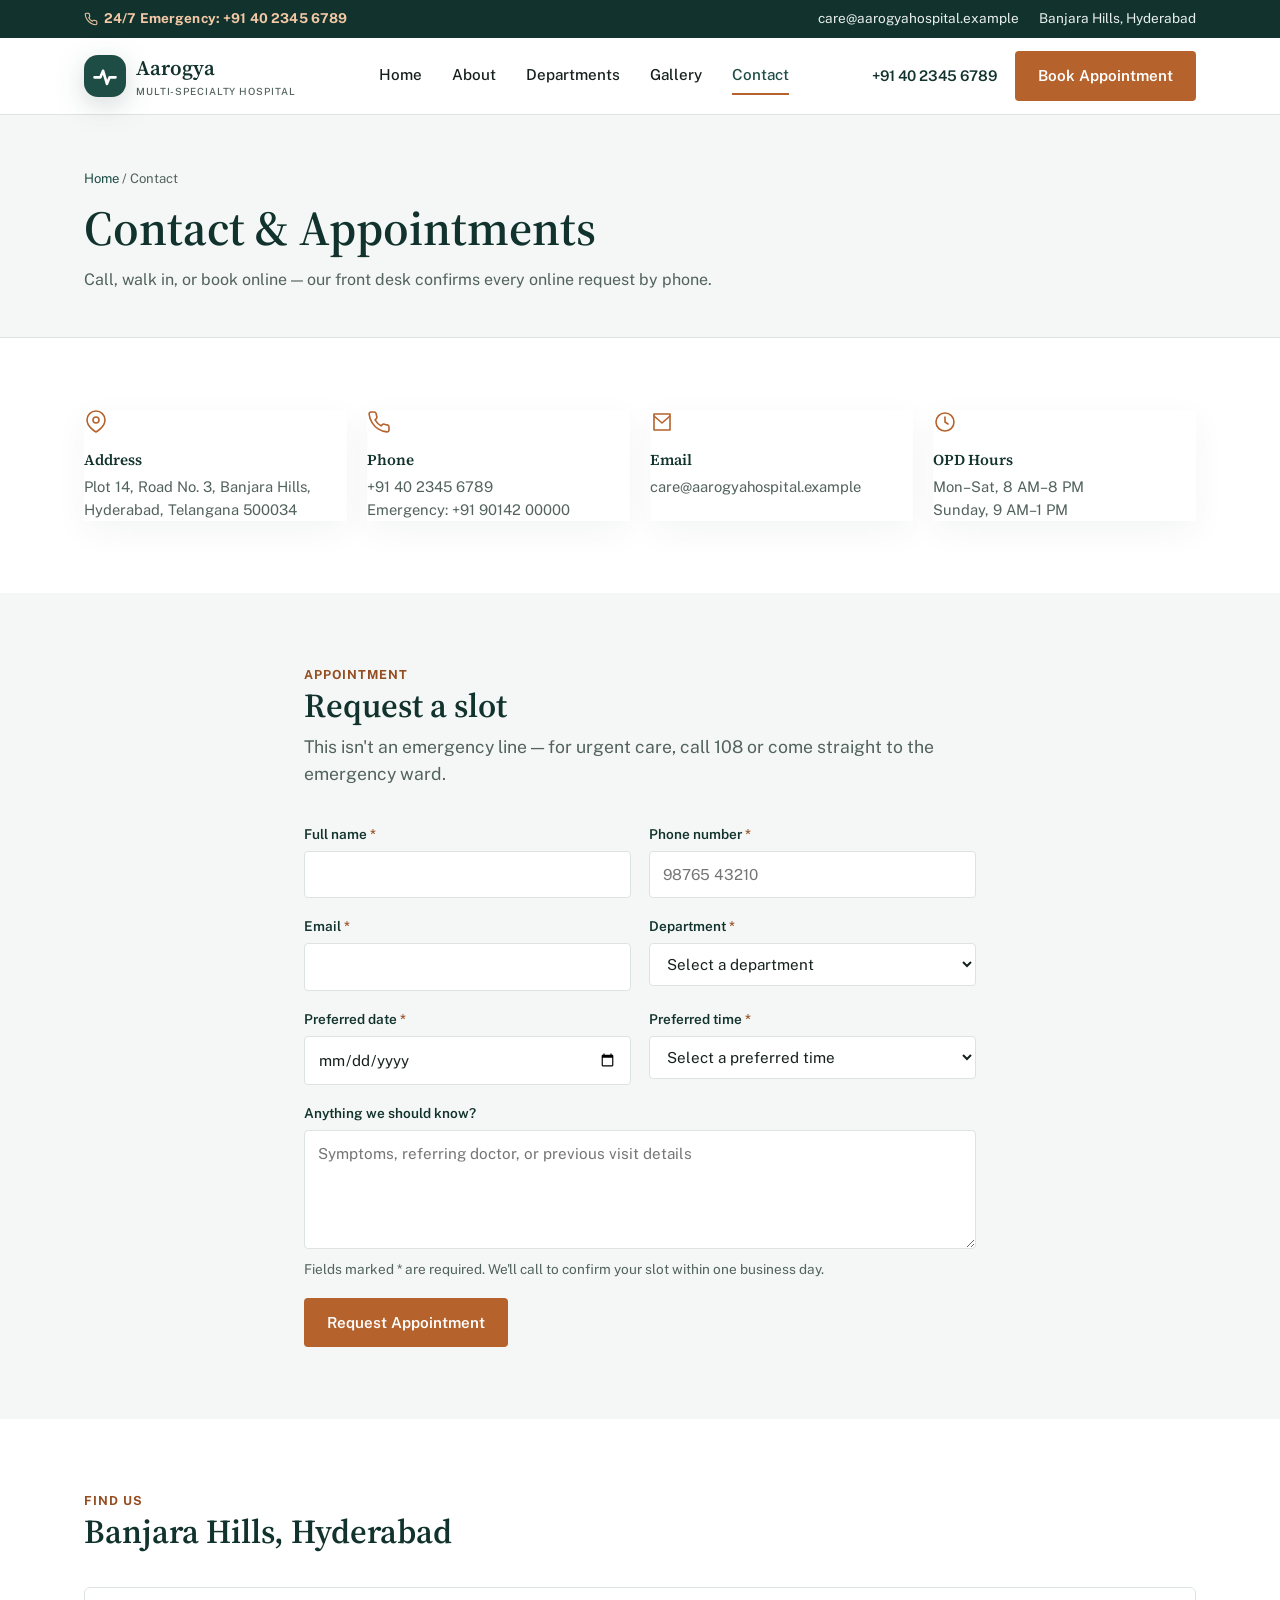
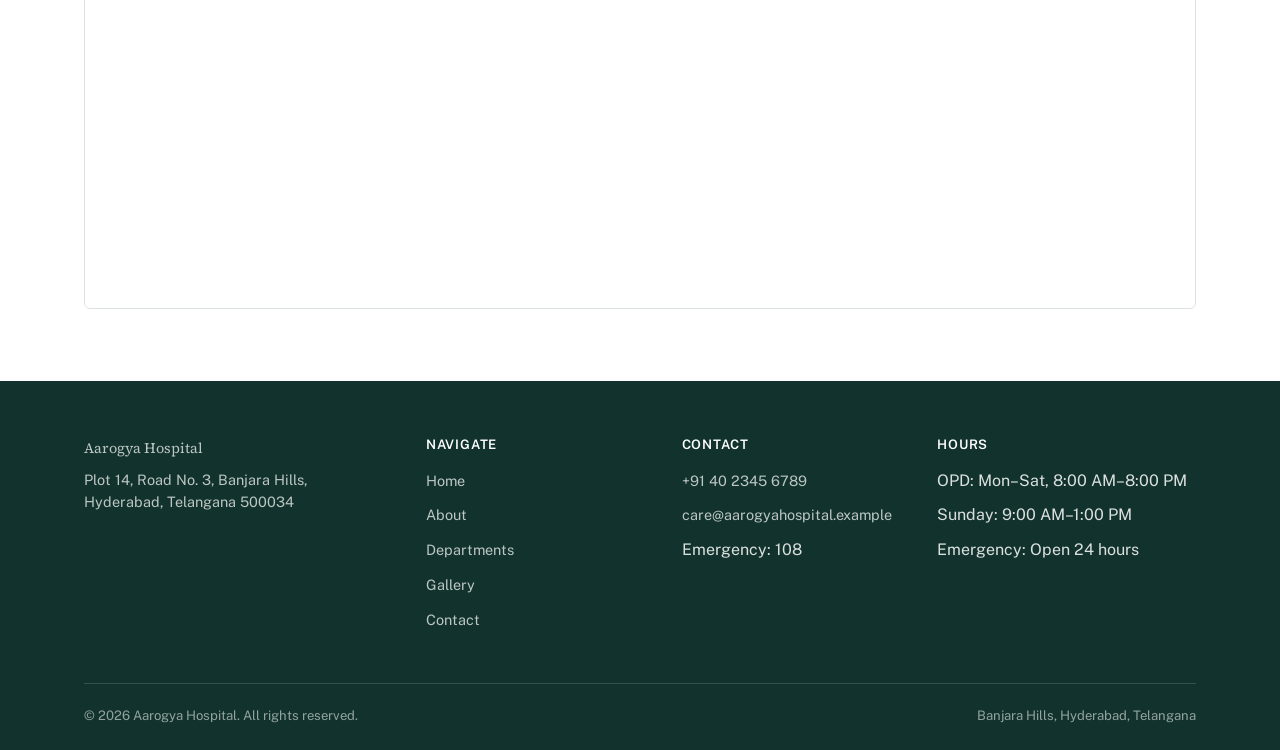
<file: contact.html>
<!DOCTYPE html>
<html lang="en">
<head>
<meta charset="UTF-8">
<meta name="viewport" content="width=device-width, initial-scale=1.0">
<title>Contact &amp; Book an Appointment | Aarogya Hospital</title>
<meta name="description" content="Book an appointment at Aarogya Hospital, Banjara Hills, Hyderabad. Call +91 40 2345 6789, visit us, or fill out the appointment form online.">
<meta name="keywords" content="book appointment Aarogya Hospital, contact hospital Banjara Hills, Hyderabad hospital phone number">
<link rel="canonical" href="https://your-netlify-site.netlify.app/contact.html">
<meta property="og:type" content="website">
<meta property="og:title" content="Contact & Book an Appointment | Aarogya Hospital">
<meta property="og:description" content="Book an appointment at Aarogya Hospital, Banjara Hills, Hyderabad.">
<meta property="og:url" content="https://your-netlify-site.netlify.app/contact.html">
<meta property="og:image" content="https://your-netlify-site.netlify.app/assets/og-image.svg">
<meta name="twitter:card" content="summary">
<link rel="icon" type="image/svg+xml" href="assets/favicon.svg">
<link rel="apple-touch-icon" href="assets/favicon.svg">
<meta name="theme-color" content="#1E4D45">
<link rel="preconnect" href="https://fonts.googleapis.com">
<link rel="preconnect" href="https://fonts.gstatic.com" crossorigin>
<link href="https://fonts.googleapis.com/css2?family=Source+Serif+4:wght@500;600;700&family=Public+Sans:wght@400;500;600;700&display=swap" rel="stylesheet">
<link rel="stylesheet" href="css/style.css">
</head>
<body>

<div class="topbar">
  <div class="container">
    <a class="emergency" href="tel:+914023456789">
      <svg viewBox="0 0 24 24" fill="none" stroke="currentColor" stroke-width="1.8" stroke-linecap="round" stroke-linejoin="round"><path d="M22 16.92v3a2 2 0 0 1-2.18 2 19.79 19.79 0 0 1-8.63-3.07 19.5 19.5 0 0 1-6-6 19.79 19.79 0 0 1-3.07-8.67A2 2 0 0 1 4.11 2h3a2 2 0 0 1 2 1.72c.127.96.361 1.903.7 2.81a2 2 0 0 1-.45 2.11L8.09 9.91a16 16 0 0 0 6 6l1.27-1.27a2 2 0 0 1 2.11-.45c.907.339 1.85.573 2.81.7A2 2 0 0 1 22 16.92z"/></svg>
      24/7 Emergency: +91 40 2345 6789
    </a>
    <div class="topbar-links">
      <a href="mailto:care@aarogyahospital.example">care@aarogyahospital.example</a>
      <span>Banjara Hills, Hyderabad</span>
    </div>
  </div>
</div>

<header class="site-header">
  <div class="container nav-row">
    <a href="index.html" class="brand">
      <img class="mark" src="assets/favicon.svg" alt="Aarogya Hospital emblem">
      <span>Aarogya<small>Multi-Specialty Hospital</small></span>
    </a>
    <nav class="primary-nav" id="primary-nav">
      <a href="index.html">Home</a>
      <a href="about.html">About</a>
      <a href="services.html">Departments</a>
      <a href="gallery.html">Gallery</a>
      <a href="contact.html" aria-current="page">Contact</a>
    </nav>
    <div class="nav-actions">
      <span class="nav-phone">+91 40 2345 6789</span>
      <a href="contact.html" class="btn btn-primary book-btn-header">Book Appointment</a>
      <button class="nav-toggle" aria-label="Open menu" aria-expanded="false" aria-controls="primary-nav">
        <svg viewBox="0 0 24 24" fill="none" stroke="currentColor" stroke-width="1.8" stroke-linecap="round"><line x1="3" y1="6" x2="21" y2="6"/><line x1="3" y1="12" x2="21" y2="12"/><line x1="3" y1="18" x2="21" y2="18"/></svg>
      </button>
    </div>
  </div>
</header>

<main>

  <div class="page-banner">
    <div class="container">
      <p class="crumb"><a href="index.html">Home</a> / Contact</p>
      <h1>Contact &amp; Appointments</h1>
      <p>Call, walk in, or book online — our front desk confirms every online request by phone.</p>
    </div>
  </div>

  <section>
    <div class="container">
      <div class="info-grid">
        <div class="info-block">
          <svg class="icon" viewBox="0 0 24 24" fill="none" stroke="currentColor" stroke-width="1.6" stroke-linecap="round" stroke-linejoin="round"><path d="M21 10c0 7-9 12-9 12s-9-5-9-12a9 9 0 0 1 18 0z"/><circle cx="12" cy="10" r="3"/></svg>
          <h3>Address</h3>
          <p>Plot 14, Road No. 3, Banjara Hills, Hyderabad, Telangana 500034</p>
        </div>
        <div class="info-block">
          <svg class="icon" viewBox="0 0 24 24" fill="none" stroke="currentColor" stroke-width="1.6" stroke-linecap="round" stroke-linejoin="round"><path d="M22 16.92v3a2 2 0 0 1-2.18 2 19.79 19.79 0 0 1-8.63-3.07 19.5 19.5 0 0 1-6-6 19.79 19.79 0 0 1-3.07-8.67A2 2 0 0 1 4.11 2h3a2 2 0 0 1 2 1.72c.127.96.361 1.903.7 2.81a2 2 0 0 1-.45 2.11L8.09 9.91a16 16 0 0 0 6 6l1.27-1.27a2 2 0 0 1 2.11-.45c.907.339 1.85.573 2.81.7A2 2 0 0 1 22 16.92z"/></svg>
          <h3>Phone</h3>
          <p><a href="tel:+914023456789">+91 40 2345 6789</a><br>Emergency: <a href="tel:+919014200000">+91 90142 00000</a></p>
        </div>
        <div class="info-block">
          <svg class="icon" viewBox="0 0 24 24" fill="none" stroke="currentColor" stroke-width="1.6" stroke-linecap="round" stroke-linejoin="round"><path d="M4 4h16v16H4z"/><path d="m4 6 8 7 8-7"/></svg>
          <h3>Email</h3>
          <p><a href="mailto:care@aarogyahospital.example">care@aarogyahospital.example</a></p>
        </div>
        <div class="info-block">
          <svg class="icon" viewBox="0 0 24 24" fill="none" stroke="currentColor" stroke-width="1.6" stroke-linecap="round" stroke-linejoin="round"><circle cx="12" cy="12" r="9"/><path d="M12 7v5l3 2"/></svg>
          <h3>OPD Hours</h3>
          <p>Mon&ndash;Sat, 8 AM&ndash;8 PM<br>Sunday, 9 AM&ndash;1 PM</p>
        </div>
      </div>
    </div>
  </section>

  <section class="alt">
    <div class="container" style="max-width: 720px;">
      <div class="section-head">
        <div><p class="eyebrow">Appointment</p><h2>Request a slot</h2><p class="lede">This isn't an emergency line — for urgent care, call 108 or come straight to the emergency ward.</p></div>
      </div>

      <div class="form-success" aria-live="polite"></div>

      <form id="appointment-form" novalidate>
        <div class="form-grid">
          <div class="field">
            <label for="appt-name">Full name <span class="req">*</span></label>
            <input type="text" id="appt-name" name="name" required>
            <span class="err-msg"></span>
          </div>
          <div class="field">
            <label for="appt-phone">Phone number <span class="req">*</span></label>
            <input type="tel" id="appt-phone" name="phone" placeholder="98765 43210" required>
            <span class="err-msg"></span>
          </div>
          <div class="field">
            <label for="appt-email">Email <span class="req">*</span></label>
            <input type="email" id="appt-email" name="email" required>
            <span class="err-msg"></span>
          </div>
          <div class="field">
            <label for="appt-department">Department <span class="req">*</span></label>
            <select id="appt-department" name="department" required>
              <option value="">Select a department</option>
              <option value="cardiology">Cardiology</option>
              <option value="neurology">Neurology</option>
              <option value="orthopedics">Orthopedics</option>
              <option value="pediatrics">Pediatrics</option>
              <option value="gynecology">Gynecology &amp; Obstetrics</option>
              <option value="dermatology">Dermatology</option>
              <option value="ent">ENT</option>
              <option value="dental">Dental Care</option>
              <option value="ophthalmology">Ophthalmology</option>
              <option value="general-medicine">General Medicine</option>
            </select>
            <span class="err-msg"></span>
          </div>
          <div class="field">
            <label for="appt-date">Preferred date <span class="req">*</span></label>
            <input type="date" id="appt-date" name="date" required>
            <span class="err-msg"></span>
          </div>
          <div class="field">
            <label for="appt-time">Preferred time <span class="req">*</span></label>
            <select id="appt-time" name="time" required>
              <option value="">Select a preferred time</option>
              <option value="morning">Morning (8 AM&ndash;12 PM)</option>
              <option value="afternoon">Afternoon (12&ndash;4 PM)</option>
              <option value="evening">Evening (4&ndash;8 PM)</option>
            </select>
            <span class="err-msg"></span>
          </div>
          <div class="field full">
            <label for="appt-message">Anything we should know?</label>
            <textarea id="appt-message" name="message" rows="4" placeholder="Symptoms, referring doctor, or previous visit details"></textarea>
          </div>
        </div>
        <p class="form-note">Fields marked <span class="req">*</span> are required. We'll call to confirm your slot within one business day.</p>
        <button type="submit" class="btn btn-primary" style="margin-top:18px;">Request Appointment</button>
      </form>
    </div>
  </section>

  <section>
    <div class="container">
      <div class="section-head"><div><p class="eyebrow">Find Us</p><h2>Banjara Hills, Hyderabad</h2></div></div>
      <div class="map-frame">
        <iframe title="Aarogya Hospital location map" src="https://www.openstreetmap.org/export/embed.html?bbox=78.4247%2C17.4056%2C78.4447%2C17.4256&amp;layer=mapnik&amp;marker=17.4156%2C78.4347" loading="lazy"></iframe>
      </div>
    </div>
  </section>

</main>

<footer class="site-footer">
  <div class="container">
    <div class="footer-grid">
      <div>
        <p class="footer-brand">Aarogya Hospital</p>
        <p>Plot 14, Road No. 3, Banjara Hills, Hyderabad, Telangana 500034</p>
      </div>
      <div>
        <h4>Navigate</h4>
        <ul>
          <li><a href="index.html">Home</a></li>
          <li><a href="about.html">About</a></li>
          <li><a href="services.html">Departments</a></li>
          <li><a href="gallery.html">Gallery</a></li>
          <li><a href="contact.html">Contact</a></li>
        </ul>
      </div>
      <div>
        <h4>Contact</h4>
        <ul>
          <li><a href="tel:+914023456789">+91 40 2345 6789</a></li>
          <li><a href="mailto:care@aarogyahospital.example">care@aarogyahospital.example</a></li>
          <li>Emergency: 108</li>
        </ul>
      </div>
      <div>
        <h4>Hours</h4>
        <ul>
          <li>OPD: Mon&ndash;Sat, 8:00 AM&ndash;8:00 PM</li>
          <li>Sunday: 9:00 AM&ndash;1:00 PM</li>
          <li>Emergency: Open 24 hours</li>
        </ul>
      </div>
    </div>
    <div class="footer-bottom">
      <span>&copy; 2026 Aarogya Hospital. All rights reserved.</span>
      <span>Banjara Hills, Hyderabad, Telangana</span>
    </div>
  </div>
</footer>

<script src="js/chatbot-config.js"></script>
<script src="js/script.js"></script>
<!--Start of Tawk.to Script-->
<script type="text/javascript">
var Tawk_API=Tawk_API||{}, Tawk_LoadStart=new Date();
(function(){
var s1=document.createElement("script"),s0=document.getElementsByTagName("script")[0];
s1.async=true;
s1.src='https://embed.tawk.to/6a4610d5b539ed1d4853c9fc/1jsgr3grh';
s1.charset='UTF-8';
s1.setAttribute('crossorigin','*');
s0.parentNode.insertBefore(s1,s0);
})();
</script>
<!--End of Tawk.to Script-->
</body>
</html>
</file>
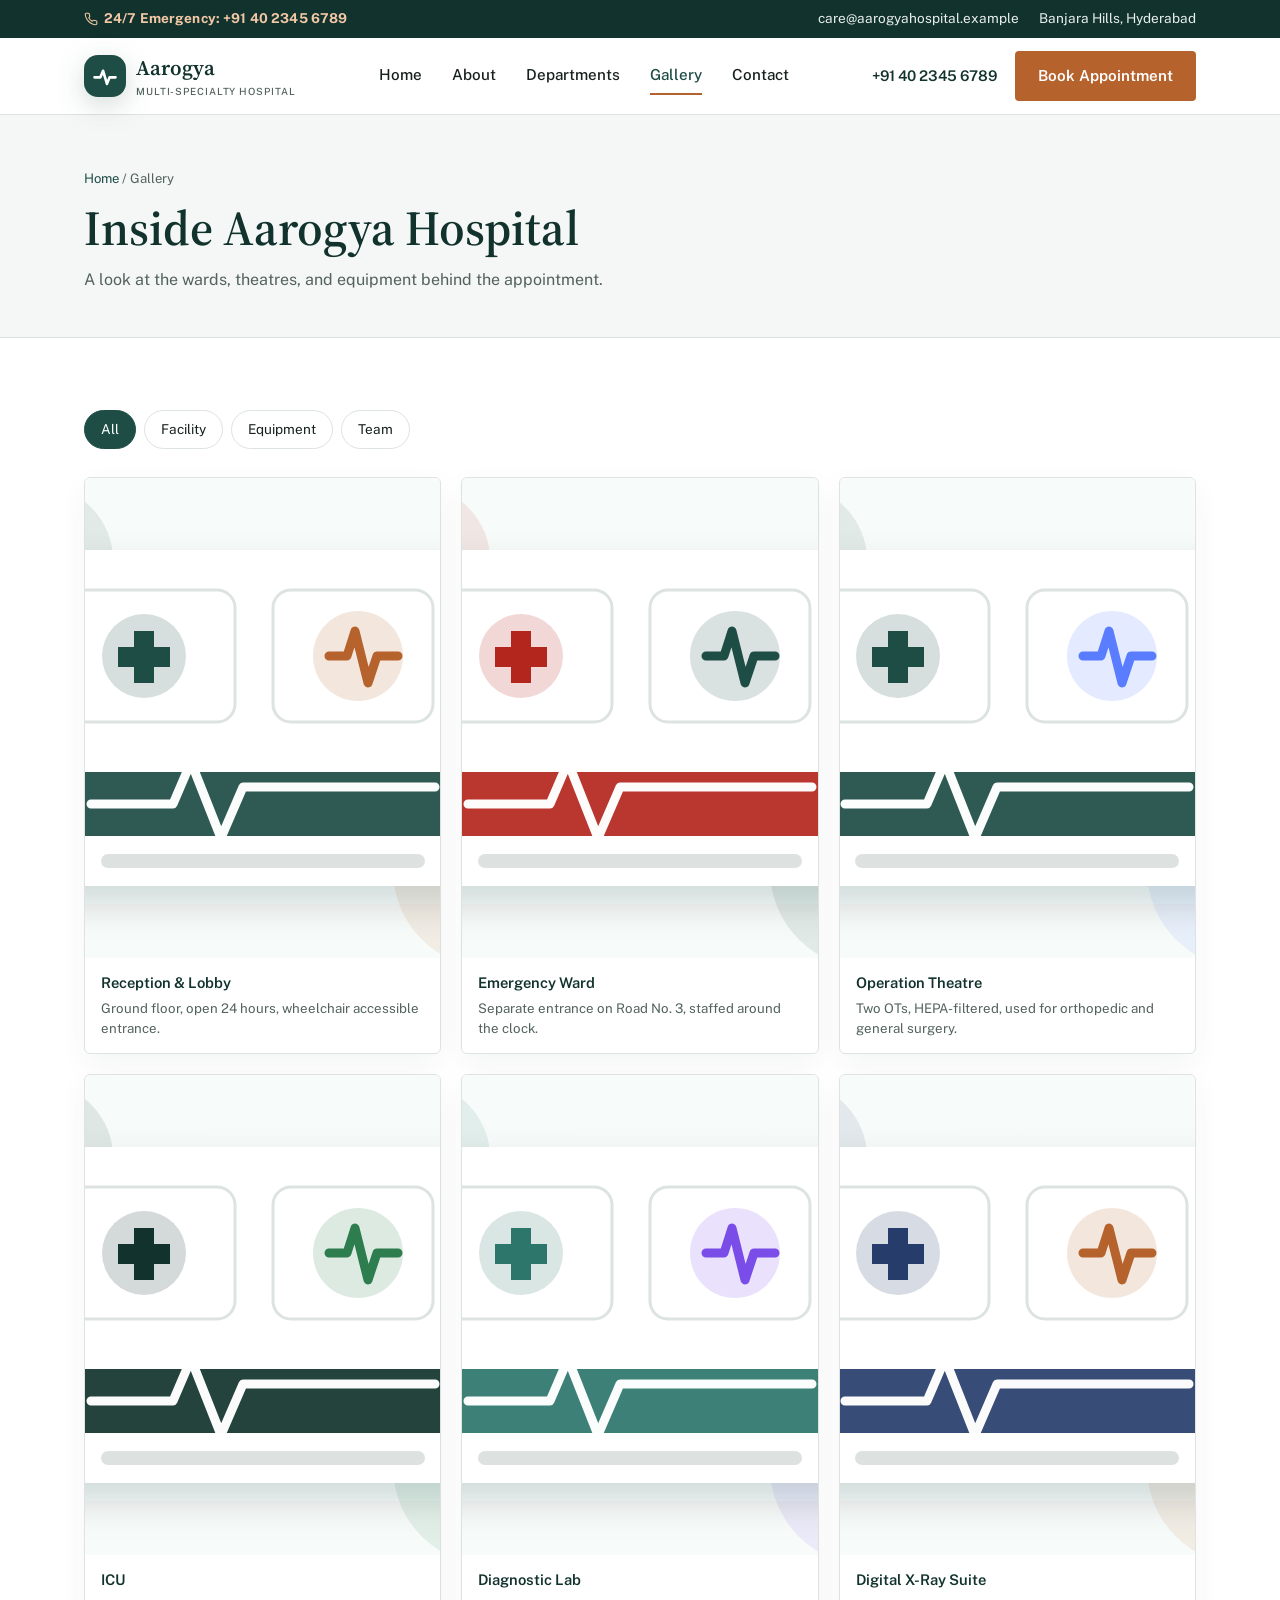
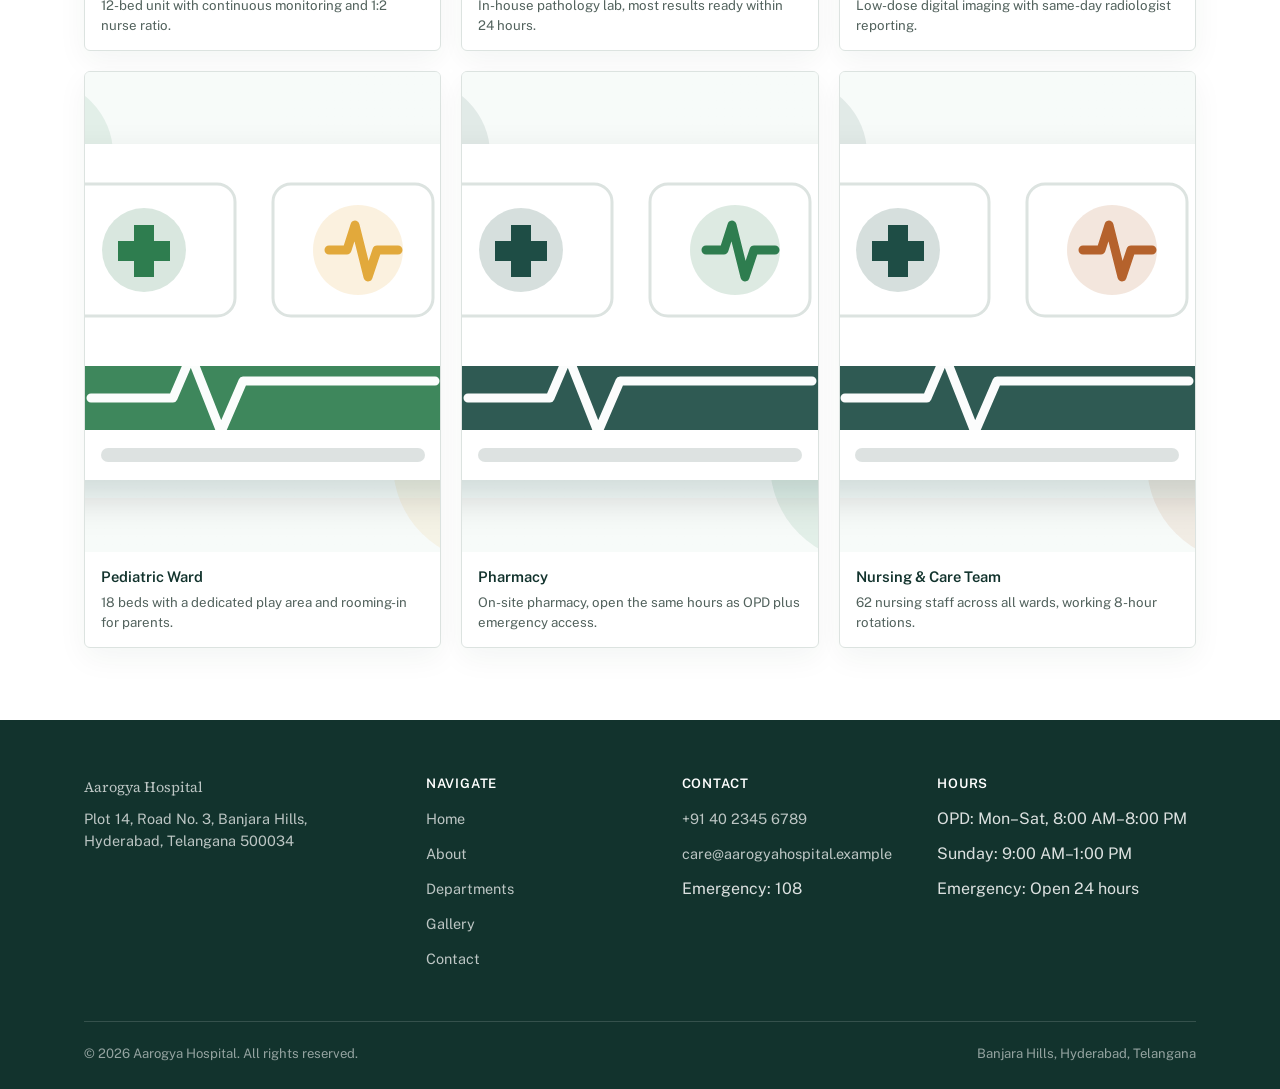
<file: gallery.html>
<!DOCTYPE html>
<html lang="en">
<head>
<meta charset="UTF-8">
<meta name="viewport" content="width=device-width, initial-scale=1.0">
<title>Facility Gallery | Aarogya Hospital</title>
<meta name="description" content="A look inside Aarogya Hospital, Banjara Hills — reception, emergency ward, ICU, operation theatre, diagnostic lab, and pediatric ward.">
<meta name="keywords" content="Aarogya Hospital facilities, hospital gallery Hyderabad, ICU operation theatre Banjara Hills">
<link rel="canonical" href="https://your-netlify-site.netlify.app/gallery.html">
<meta property="og:type" content="website">
<meta property="og:title" content="Facility Gallery | Aarogya Hospital">
<meta property="og:description" content="A look inside Aarogya Hospital — reception, emergency ward, ICU, operation theatre, and diagnostic lab.">
<meta property="og:url" content="https://your-netlify-site.netlify.app/gallery.html">
<meta property="og:image" content="https://your-netlify-site.netlify.app/assets/og-image.svg">
<meta name="twitter:card" content="summary">
<link rel="icon" type="image/svg+xml" href="assets/favicon.svg">
<link rel="apple-touch-icon" href="assets/favicon.svg">
<meta name="theme-color" content="#1E4D45">
<link rel="preconnect" href="https://fonts.googleapis.com">
<link rel="preconnect" href="https://fonts.gstatic.com" crossorigin>
<link href="https://fonts.googleapis.com/css2?family=Source+Serif+4:wght@500;600;700&family=Public+Sans:wght@400;500;600;700&display=swap" rel="stylesheet">
<link rel="stylesheet" href="css/style.css">
</head>
<body>

<div class="topbar">
  <div class="container">
    <a class="emergency" href="tel:+914023456789">
      <svg viewBox="0 0 24 24" fill="none" stroke="currentColor" stroke-width="1.8" stroke-linecap="round" stroke-linejoin="round"><path d="M22 16.92v3a2 2 0 0 1-2.18 2 19.79 19.79 0 0 1-8.63-3.07 19.5 19.5 0 0 1-6-6 19.79 19.79 0 0 1-3.07-8.67A2 2 0 0 1 4.11 2h3a2 2 0 0 1 2 1.72c.127.96.361 1.903.7 2.81a2 2 0 0 1-.45 2.11L8.09 9.91a16 16 0 0 0 6 6l1.27-1.27a2 2 0 0 1 2.11-.45c.907.339 1.85.573 2.81.7A2 2 0 0 1 22 16.92z"/></svg>
      24/7 Emergency: +91 40 2345 6789
    </a>
    <div class="topbar-links">
      <a href="mailto:care@aarogyahospital.example">care@aarogyahospital.example</a>
      <span>Banjara Hills, Hyderabad</span>
    </div>
  </div>
</div>

<header class="site-header">
  <div class="container nav-row">
    <a href="index.html" class="brand">
      <img class="mark" src="assets/favicon.svg" alt="Aarogya Hospital emblem">
      <span>Aarogya<small>Multi-Specialty Hospital</small></span>
    </a>
    <nav class="primary-nav" id="primary-nav">
      <a href="index.html">Home</a>
      <a href="about.html">About</a>
      <a href="services.html">Departments</a>
      <a href="gallery.html" aria-current="page">Gallery</a>
      <a href="contact.html">Contact</a>
    </nav>
    <div class="nav-actions">
      <span class="nav-phone">+91 40 2345 6789</span>
      <a href="contact.html" class="btn btn-primary book-btn-header">Book Appointment</a>
      <button class="nav-toggle" aria-label="Open menu" aria-expanded="false" aria-controls="primary-nav">
        <svg viewBox="0 0 24 24" fill="none" stroke="currentColor" stroke-width="1.8" stroke-linecap="round"><line x1="3" y1="6" x2="21" y2="6"/><line x1="3" y1="12" x2="21" y2="12"/><line x1="3" y1="18" x2="21" y2="18"/></svg>
      </button>
    </div>
  </div>
</header>

<main>

  <div class="page-banner">
    <div class="container">
      <p class="crumb"><a href="index.html">Home</a> / Gallery</p>
      <h1>Inside Aarogya Hospital</h1>
      <p>A look at the wards, theatres, and equipment behind the appointment.</p>
    </div>
  </div>

  <section>
    <div class="container">
      <div class="gallery-filter" role="group" aria-label="Filter gallery">
        <button aria-pressed="true" data-cat="all">All</button>
        <button aria-pressed="false" data-cat="facility">Facility</button>
        <button aria-pressed="false" data-cat="equipment">Equipment</button>
        <button aria-pressed="false" data-cat="team">Team</button>
      </div>

      <div class="gallery-grid">

        <figure class="gallery-item" data-cat="facility">
          <div class="gallery-figure" data-lightbox>
            <img src="assets/gallery-reception.svg" alt="Hospital reception desk and waiting lobby" loading="lazy" width="640" height="480">
            <figcaption><p class="cap-title">Reception & Lobby</p><p class="cap-desc">Ground floor, open 24 hours, wheelchair accessible entrance.</p></figcaption>
          </div>
        </figure>

        <figure class="gallery-item" data-cat="facility">
          <div class="gallery-figure" data-lightbox>
            <img src="assets/gallery-emergency.svg" alt="24-hour emergency ward entrance with ambulance access" loading="lazy" width="640" height="480">
            <figcaption><p class="cap-title">Emergency Ward</p><p class="cap-desc">Separate entrance on Road No. 3, staffed around the clock.</p></figcaption>
          </div>
        </figure>

        <figure class="gallery-item" data-cat="facility">
          <div class="gallery-figure" data-lightbox>
            <img src="assets/gallery-operation-theatre.svg" alt="Modern operation theatre with overhead surgical light" loading="lazy" width="640" height="480">
            <figcaption><p class="cap-title">Operation Theatre</p><p class="cap-desc">Two OTs, HEPA-filtered, used for orthopedic and general surgery.</p></figcaption>
          </div>
        </figure>

        <figure class="gallery-item" data-cat="facility">
          <div class="gallery-figure" data-lightbox>
            <img src="assets/gallery-icu.svg" alt="Intensive care unit bed with monitoring equipment" loading="lazy" width="640" height="480">
            <figcaption><p class="cap-title">ICU</p><p class="cap-desc">12-bed unit with continuous monitoring and 1:2 nurse ratio.</p></figcaption>
          </div>
        </figure>

        <figure class="gallery-item" data-cat="equipment">
          <div class="gallery-figure" data-lightbox>
            <img src="assets/gallery-lab.svg" alt="Diagnostic pathology laboratory with microscopes and sample tubes" loading="lazy" width="640" height="480">
            <figcaption><p class="cap-title">Diagnostic Lab</p><p class="cap-desc">In-house pathology lab, most results ready within 24 hours.</p></figcaption>
          </div>
        </figure>

        <figure class="gallery-item" data-cat="equipment">
          <div class="gallery-figure" data-lightbox>
            <img src="assets/gallery-xray.svg" alt="Digital X-ray imaging suite and reporting screen" loading="lazy" width="640" height="480">
            <figcaption><p class="cap-title">Digital X-Ray Suite</p><p class="cap-desc">Low-dose digital imaging with same-day radiologist reporting.</p></figcaption>
          </div>
        </figure>

        <figure class="gallery-item" data-cat="facility">
          <div class="gallery-figure" data-lightbox>
            <img src="assets/gallery-pediatric.svg" alt="Child-friendly pediatric ward with warm colors" loading="lazy" width="640" height="480">
            <figcaption><p class="cap-title">Pediatric Ward</p><p class="cap-desc">18 beds with a dedicated play area and rooming-in for parents.</p></figcaption>
          </div>
        </figure>

        <figure class="gallery-item" data-cat="facility">
          <div class="gallery-figure" data-lightbox>
            <img src="assets/gallery-pharmacy.svg" alt="In-house pharmacy counter with medicine shelves" loading="lazy" width="640" height="480">
            <figcaption><p class="cap-title">Pharmacy</p><p class="cap-desc">On-site pharmacy, open the same hours as OPD plus emergency access.</p></figcaption>
          </div>
        </figure>

        <figure class="gallery-item" data-cat="team">
          <div class="gallery-figure" data-lightbox>
            <img src="assets/gallery-care-team.svg" alt="Nursing and care team standing together in the ward" loading="lazy" width="640" height="480">
            <figcaption><p class="cap-title">Nursing & Care Team</p><p class="cap-desc">62 nursing staff across all wards, working 8-hour rotations.</p></figcaption>
          </div>
        </figure>

      </div>
    </div>
  </section>

</main>

<footer class="site-footer">
  <div class="container">
    <div class="footer-grid">
      <div>
        <p class="footer-brand">Aarogya Hospital</p>
        <p>Plot 14, Road No. 3, Banjara Hills, Hyderabad, Telangana 500034</p>
      </div>
      <div>
        <h4>Navigate</h4>
        <ul>
          <li><a href="index.html">Home</a></li>
          <li><a href="about.html">About</a></li>
          <li><a href="services.html">Departments</a></li>
          <li><a href="gallery.html">Gallery</a></li>
          <li><a href="contact.html">Contact</a></li>
        </ul>
      </div>
      <div>
        <h4>Contact</h4>
        <ul>
          <li><a href="tel:+914023456789">+91 40 2345 6789</a></li>
          <li><a href="mailto:care@aarogyahospital.example">care@aarogyahospital.example</a></li>
          <li>Emergency: 108</li>
        </ul>
      </div>
      <div>
        <h4>Hours</h4>
        <ul>
          <li>OPD: Mon&ndash;Sat, 8:00 AM&ndash;8:00 PM</li>
          <li>Sunday: 9:00 AM&ndash;1:00 PM</li>
          <li>Emergency: Open 24 hours</li>
        </ul>
      </div>
    </div>
    <div class="footer-bottom">
      <span>&copy; 2026 Aarogya Hospital. All rights reserved.</span>
      <span>Banjara Hills, Hyderabad, Telangana</span>
    </div>
  </div>
</footer>

<script src="js/chatbot-config.js"></script>
<script src="js/script.js"></script>
<!--Start of Tawk.to Script-->
<script type="text/javascript">
var Tawk_API=Tawk_API||{}, Tawk_LoadStart=new Date();
(function(){
var s1=document.createElement("script"),s0=document.getElementsByTagName("script")[0];
s1.async=true;
s1.src='https://embed.tawk.to/6a4610d5b539ed1d4853c9fc/1jsgr3grh';
s1.charset='UTF-8';
s1.setAttribute('crossorigin','*');
s0.parentNode.insertBefore(s1,s0);
})();
</script>
<!--End of Tawk.to Script-->
</body>
</html>
</file>
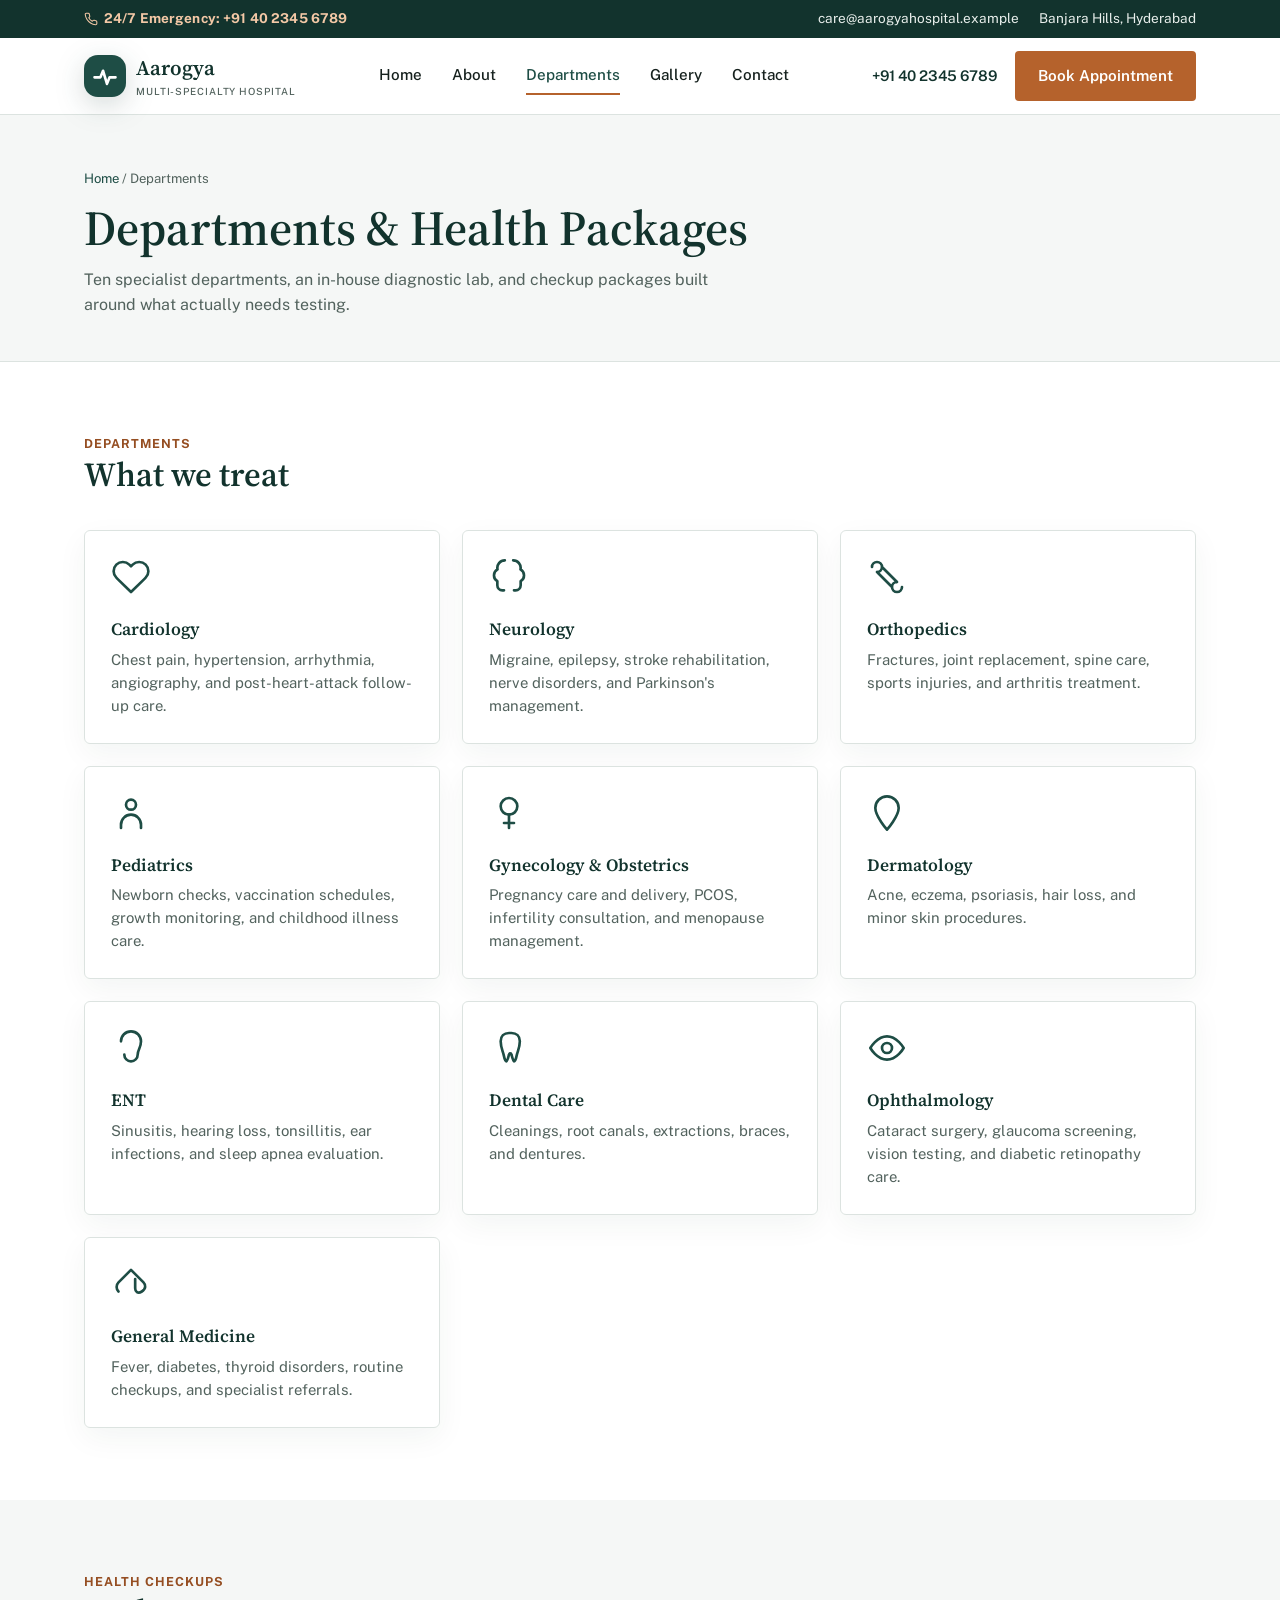
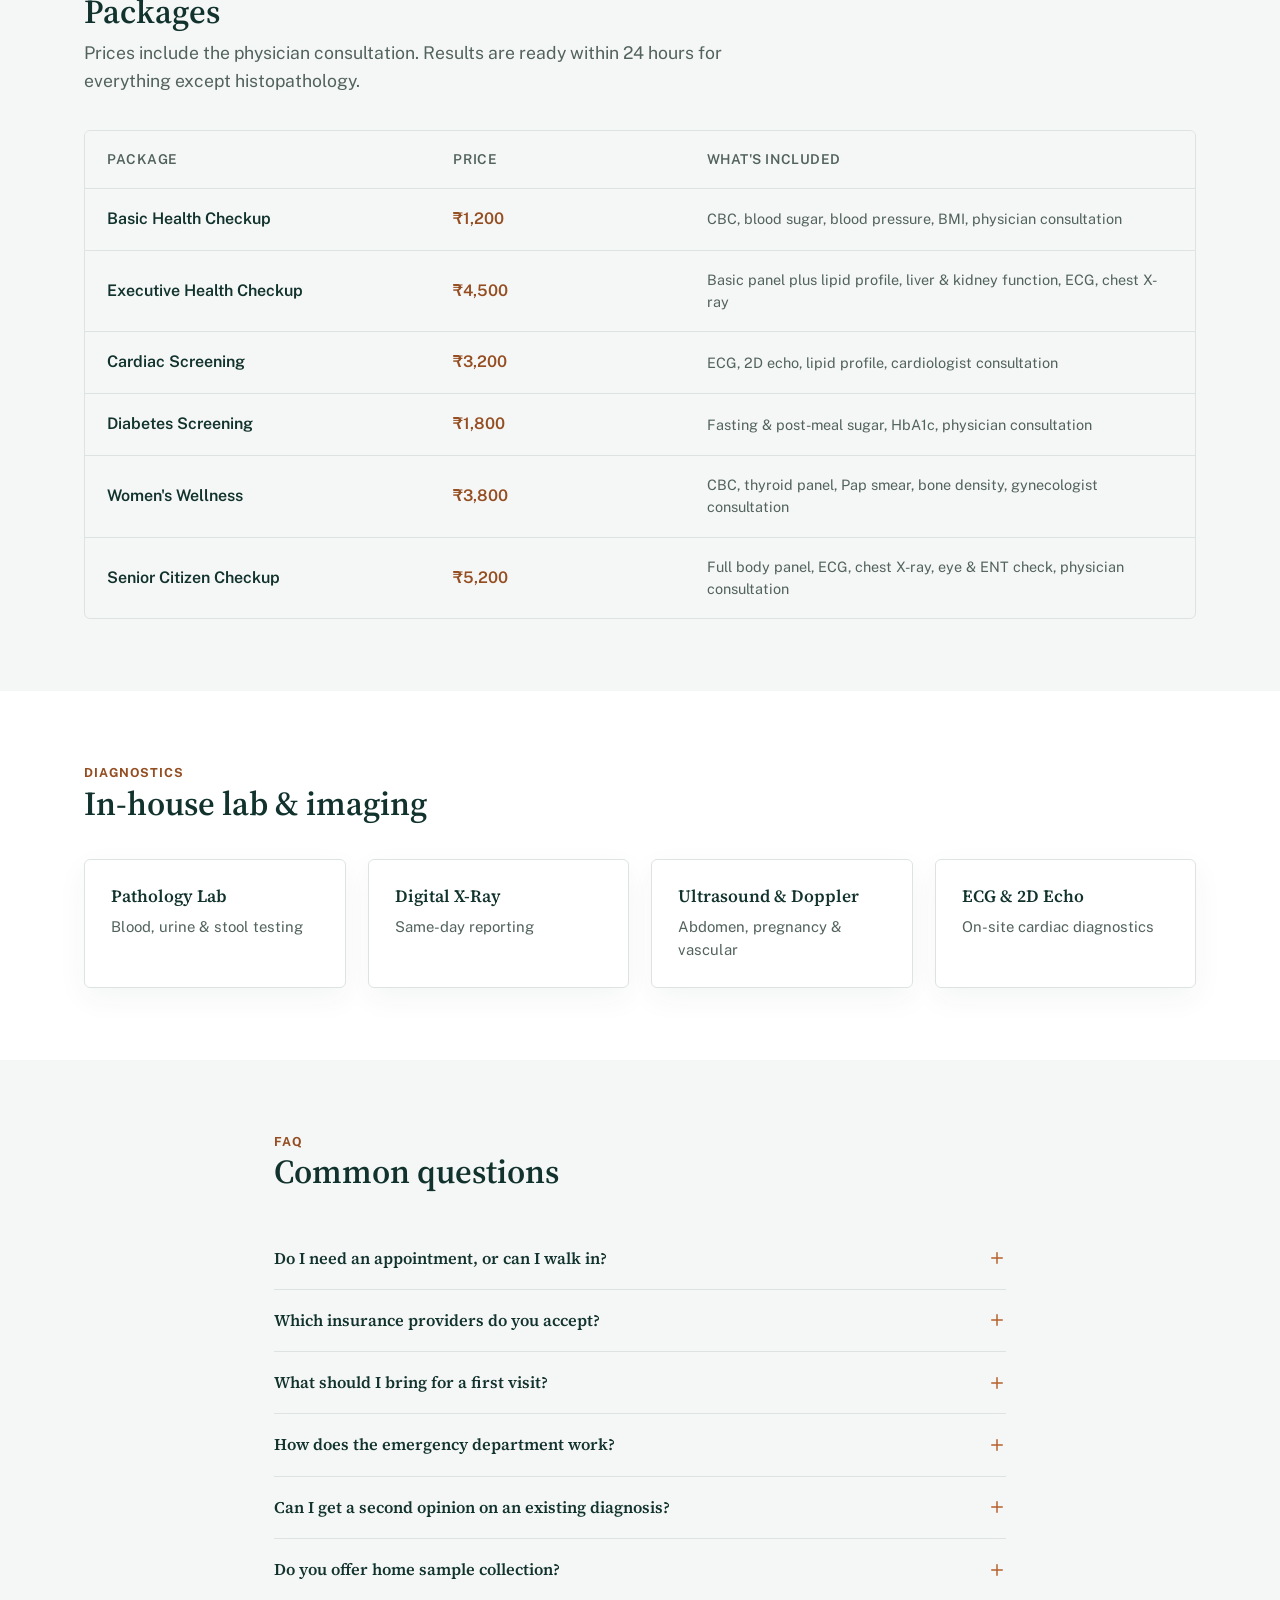
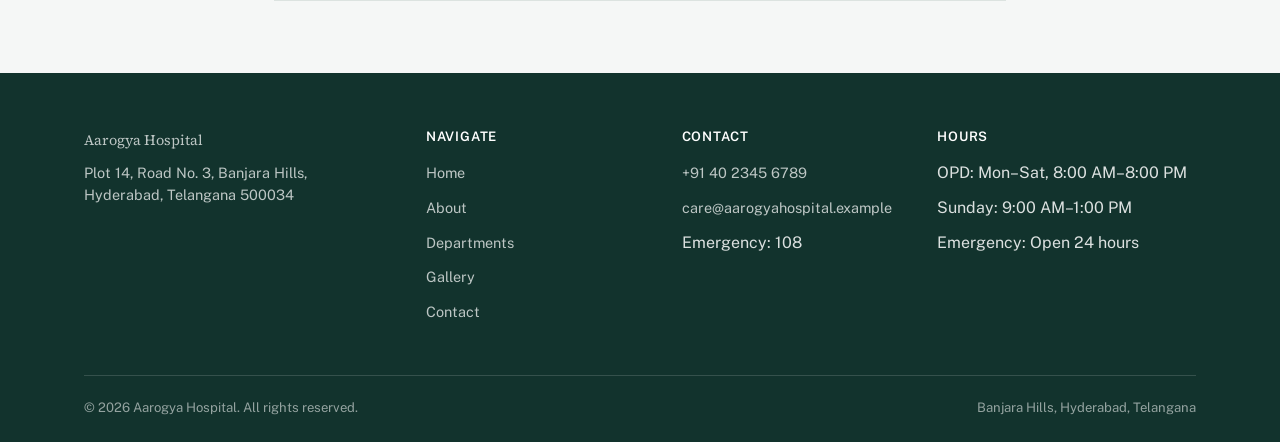
<file: services.html>
<!DOCTYPE html>
<html lang="en">
<head>
<meta charset="UTF-8">
<meta name="viewport" content="width=device-width, initial-scale=1.0">
<title>Departments &amp; Health Packages | Aarogya Hospital</title>
<meta name="description" content="Explore Aarogya Hospital's 10 departments, diagnostic services, and health checkup packages in Banjara Hills, Hyderabad. From ₹1,200 basic checkups to full cardiac screening.">
<meta name="keywords" content="hospital departments Hyderabad, health checkup packages, diagnostic center Banjara Hills, cardiac screening Hyderabad">
<link rel="canonical" href="https://your-netlify-site.netlify.app/services.html">
<meta property="og:type" content="website">
<meta property="og:title" content="Departments & Health Packages | Aarogya Hospital">
<meta property="og:description" content="10 departments, diagnostic services, and health checkup packages in Banjara Hills, Hyderabad.">
<meta property="og:url" content="https://your-netlify-site.netlify.app/services.html">
<meta property="og:image" content="https://your-netlify-site.netlify.app/assets/og-image.svg">
<meta name="twitter:card" content="summary">
<link rel="icon" type="image/svg+xml" href="assets/favicon.svg">
<link rel="apple-touch-icon" href="assets/favicon.svg">
<meta name="theme-color" content="#1E4D45">
<link rel="preconnect" href="https://fonts.googleapis.com">
<link rel="preconnect" href="https://fonts.gstatic.com" crossorigin>
<link href="https://fonts.googleapis.com/css2?family=Source+Serif+4:wght@500;600;700&family=Public+Sans:wght@400;500;600;700&display=swap" rel="stylesheet">
<link rel="stylesheet" href="css/style.css">
</head>
<body>

<div class="topbar">
  <div class="container">
    <a class="emergency" href="tel:+914023456789">
      <svg viewBox="0 0 24 24" fill="none" stroke="currentColor" stroke-width="1.8" stroke-linecap="round" stroke-linejoin="round"><path d="M22 16.92v3a2 2 0 0 1-2.18 2 19.79 19.79 0 0 1-8.63-3.07 19.5 19.5 0 0 1-6-6 19.79 19.79 0 0 1-3.07-8.67A2 2 0 0 1 4.11 2h3a2 2 0 0 1 2 1.72c.127.96.361 1.903.7 2.81a2 2 0 0 1-.45 2.11L8.09 9.91a16 16 0 0 0 6 6l1.27-1.27a2 2 0 0 1 2.11-.45c.907.339 1.85.573 2.81.7A2 2 0 0 1 22 16.92z"/></svg>
      24/7 Emergency: +91 40 2345 6789
    </a>
    <div class="topbar-links">
      <a href="mailto:care@aarogyahospital.example">care@aarogyahospital.example</a>
      <span>Banjara Hills, Hyderabad</span>
    </div>
  </div>
</div>

<header class="site-header">
  <div class="container nav-row">
    <a href="index.html" class="brand">
      <img class="mark" src="assets/favicon.svg" alt="Aarogya Hospital emblem">
      <span>Aarogya<small>Multi-Specialty Hospital</small></span>
    </a>
    <nav class="primary-nav" id="primary-nav">
      <a href="index.html">Home</a>
      <a href="about.html">About</a>
      <a href="services.html" aria-current="page">Departments</a>
      <a href="gallery.html">Gallery</a>
      <a href="contact.html">Contact</a>
    </nav>
    <div class="nav-actions">
      <span class="nav-phone">+91 40 2345 6789</span>
      <a href="contact.html" class="btn btn-primary book-btn-header">Book Appointment</a>
      <button class="nav-toggle" aria-label="Open menu" aria-expanded="false" aria-controls="primary-nav">
        <svg viewBox="0 0 24 24" fill="none" stroke="currentColor" stroke-width="1.8" stroke-linecap="round"><line x1="3" y1="6" x2="21" y2="6"/><line x1="3" y1="12" x2="21" y2="12"/><line x1="3" y1="18" x2="21" y2="18"/></svg>
      </button>
    </div>
  </div>
</header>

<main>

  <div class="page-banner">
    <div class="container">
      <p class="crumb"><a href="index.html">Home</a> / Departments</p>
      <h1>Departments &amp; Health Packages</h1>
      <p>Ten specialist departments, an in-house diagnostic lab, and checkup packages built around what actually needs testing.</p>
    </div>
  </div>

  <section>
    <div class="container">
      <div class="section-head">
        <div>
          <p class="eyebrow">Departments</p>
          <h2>What we treat</h2>
        </div>
      </div>
      <div class="grid grid-3">

        <article class="card" id="cardiology">
          <svg class="icon" viewBox="0 0 24 24" fill="none" stroke="currentColor" stroke-width="1.6" stroke-linecap="round" stroke-linejoin="round"><path d="M20.8 4.6a5.5 5.5 0 0 0-7.8 0L12 5.6l-1-1a5.5 5.5 0 0 0-7.8 7.8l1 1L12 21l7.8-7.6 1-1a5.5 5.5 0 0 0 0-7.8z"/></svg>
          <h3>Cardiology</h3>
          <p>Chest pain, hypertension, arrhythmia, angiography, and post-heart-attack follow-up care.</p>
        </article>

        <article class="card" id="neurology">
          <svg class="icon" viewBox="0 0 24 24" fill="none" stroke="currentColor" stroke-width="1.6" stroke-linecap="round" stroke-linejoin="round"><path d="M9.5 2a4.5 4.5 0 0 0-4.4 5.4A4 4 0 0 0 3 11a4 4 0 0 0 2 3.5V17a3 3 0 0 0 3 3h1M14.5 2a4.5 4.5 0 0 1 4.4 5.4A4 4 0 0 1 21 11a4 4 0 0 1-2 3.5V17a3 3 0 0 1-3 3h-1"/></svg>
          <h3>Neurology</h3>
          <p>Migraine, epilepsy, stroke rehabilitation, nerve disorders, and Parkinson's management.</p>
        </article>

        <article class="card" id="orthopedics">
          <svg class="icon" viewBox="0 0 24 24" fill="none" stroke="currentColor" stroke-width="1.6" stroke-linecap="round" stroke-linejoin="round"><path d="M6 9a3 3 0 1 0-3-3M18 15a3 3 0 1 0 3 3M6 9l9 9M9 6l9 9"/></svg>
          <h3>Orthopedics</h3>
          <p>Fractures, joint replacement, spine care, sports injuries, and arthritis treatment.</p>
        </article>

        <article class="card" id="pediatrics">
          <svg class="icon" viewBox="0 0 24 24" fill="none" stroke="currentColor" stroke-width="1.6" stroke-linecap="round" stroke-linejoin="round"><circle cx="12" cy="7" r="3"/><path d="M6 21v-2a6 6 0 0 1 12 0v2"/></svg>
          <h3>Pediatrics</h3>
          <p>Newborn checks, vaccination schedules, growth monitoring, and childhood illness care.</p>
        </article>

        <article class="card" id="gynecology">
          <svg class="icon" viewBox="0 0 24 24" fill="none" stroke="currentColor" stroke-width="1.6" stroke-linecap="round" stroke-linejoin="round"><circle cx="12" cy="8" r="5"/><path d="M12 13v8M9 18h6"/></svg>
          <h3>Gynecology &amp; Obstetrics</h3>
          <p>Pregnancy care and delivery, PCOS, infertility consultation, and menopause management.</p>
        </article>

        <article class="card" id="dermatology">
          <svg class="icon" viewBox="0 0 24 24" fill="none" stroke="currentColor" stroke-width="1.6" stroke-linecap="round" stroke-linejoin="round"><path d="M12 2a7 7 0 0 0-7 7c0 5 7 13 7 13s7-8 7-13a7 7 0 0 0-7-7z"/></svg>
          <h3>Dermatology</h3>
          <p>Acne, eczema, psoriasis, hair loss, and minor skin procedures.</p>
        </article>

        <article class="card" id="ent">
          <svg class="icon" viewBox="0 0 24 24" fill="none" stroke="currentColor" stroke-width="1.6" stroke-linecap="round" stroke-linejoin="round"><path d="M6 8a6 6 0 0 1 12 0c0 4-2 5-2 8a4 4 0 0 1-8 0"/></svg>
          <h3>ENT</h3>
          <p>Sinusitis, hearing loss, tonsillitis, ear infections, and sleep apnea evaluation.</p>
        </article>

        <article class="card" id="dental">
          <svg class="icon" viewBox="0 0 24 24" fill="none" stroke="currentColor" stroke-width="1.6" stroke-linecap="round" stroke-linejoin="round"><path d="M12 3c-3 0-5 2-5 5 0 4 1.5 6 2 9 .3 1.7 1 3 1.5 3s1-2 1.5-4c.2-1 1.3-1 1.5 0 .5 2 1 4 1.5 4s1.2-1.3 1.5-3c.5-3 2-5 2-9 0-3-2-5-5-5z"/></svg>
          <h3>Dental Care</h3>
          <p>Cleanings, root canals, extractions, braces, and dentures.</p>
        </article>

        <article class="card" id="ophthalmology">
          <svg class="icon" viewBox="0 0 24 24" fill="none" stroke="currentColor" stroke-width="1.6" stroke-linecap="round" stroke-linejoin="round"><path d="M2 12s4-7 10-7 10 7 10 7-4 7-10 7-10-7-10-7z"/><circle cx="12" cy="12" r="3"/></svg>
          <h3>Ophthalmology</h3>
          <p>Cataract surgery, glaucoma screening, vision testing, and diabetic retinopathy care.</p>
        </article>

        <article class="card" id="general-medicine">
          <svg class="icon" viewBox="0 0 24 24" fill="none" stroke="currentColor" stroke-width="1.6" stroke-linecap="round" stroke-linejoin="round"><path d="M4.5 16.5C3 15 3 12.5 4.5 11L12 3.5 19.5 11c1.5 1.5 1.5 4-1 5.5s-4 0-4-2V9"/></svg>
          <h3>General Medicine</h3>
          <p>Fever, diabetes, thyroid disorders, routine checkups, and specialist referrals.</p>
        </article>

      </div>
    </div>
  </section>

  <section class="alt">
    <div class="container">
      <div class="section-head">
        <div>
          <p class="eyebrow">Health Checkups</p>
          <h2>Packages</h2>
          <p class="lede">Prices include the physician consultation. Results are ready within 24 hours for everything except histopathology.</p>
        </div>
      </div>
      <div class="package-list">
        <div class="package-row head">
          <span>Package</span><span>Price</span><span>What's included</span>
        </div>
        <div class="package-row">
          <span class="package-name">Basic Health Checkup</span>
          <span class="package-price">&#8377;1,200</span>
          <span class="package-desc">CBC, blood sugar, blood pressure, BMI, physician consultation</span>
        </div>
        <div class="package-row">
          <span class="package-name">Executive Health Checkup</span>
          <span class="package-price">&#8377;4,500</span>
          <span class="package-desc">Basic panel plus lipid profile, liver &amp; kidney function, ECG, chest X-ray</span>
        </div>
        <div class="package-row">
          <span class="package-name">Cardiac Screening</span>
          <span class="package-price">&#8377;3,200</span>
          <span class="package-desc">ECG, 2D echo, lipid profile, cardiologist consultation</span>
        </div>
        <div class="package-row">
          <span class="package-name">Diabetes Screening</span>
          <span class="package-price">&#8377;1,800</span>
          <span class="package-desc">Fasting &amp; post-meal sugar, HbA1c, physician consultation</span>
        </div>
        <div class="package-row">
          <span class="package-name">Women's Wellness</span>
          <span class="package-price">&#8377;3,800</span>
          <span class="package-desc">CBC, thyroid panel, Pap smear, bone density, gynecologist consultation</span>
        </div>
        <div class="package-row">
          <span class="package-name">Senior Citizen Checkup</span>
          <span class="package-price">&#8377;5,200</span>
          <span class="package-desc">Full body panel, ECG, chest X-ray, eye &amp; ENT check, physician consultation</span>
        </div>
      </div>
    </div>
  </section>

  <section>
    <div class="container">
      <div class="section-head">
        <div>
          <p class="eyebrow">Diagnostics</p>
          <h2>In-house lab &amp; imaging</h2>
        </div>
      </div>
      <div class="grid grid-4">
        <div class="card"><h3>Pathology Lab</h3><p>Blood, urine &amp; stool testing</p></div>
        <div class="card"><h3>Digital X-Ray</h3><p>Same-day reporting</p></div>
        <div class="card"><h3>Ultrasound &amp; Doppler</h3><p>Abdomen, pregnancy &amp; vascular</p></div>
        <div class="card"><h3>ECG &amp; 2D Echo</h3><p>On-site cardiac diagnostics</p></div>
      </div>
    </div>
  </section>

  <section class="alt">
    <div class="container" style="max-width: 780px;">
      <div class="section-head">
        <div><p class="eyebrow">FAQ</p><h2>Common questions</h2></div>
      </div>

      <div class="faq-item" data-open="false">
        <button class="faq-q" aria-expanded="false">Do I need an appointment, or can I walk in?<svg viewBox="0 0 24 24" fill="none" stroke="currentColor" stroke-width="2" stroke-linecap="round"><line x1="12" y1="5" x2="12" y2="19"/><line x1="5" y1="12" x2="19" y2="12"/></svg></button>
        <div class="faq-a"><p>Walk-ins are welcome for every department, but booking ahead skips the queue. If you call before 11 AM, we can usually fit you in the same day.</p></div>
      </div>
      <div class="faq-item" data-open="false">
        <button class="faq-q" aria-expanded="false">Which insurance providers do you accept?<svg viewBox="0 0 24 24" fill="none" stroke="currentColor" stroke-width="2" stroke-linecap="round"><line x1="12" y1="5" x2="12" y2="19"/><line x1="5" y1="12" x2="19" y2="12"/></svg></button>
        <div class="faq-a"><p>We offer cashless treatment with 12 major insurers, including Star Health, ICICI Lombard, and HDFC ERGO. Bring your policy card and ID to the billing desk.</p></div>
      </div>
      <div class="faq-item" data-open="false">
        <button class="faq-q" aria-expanded="false">What should I bring for a first visit?<svg viewBox="0 0 24 24" fill="none" stroke="currentColor" stroke-width="2" stroke-linecap="round"><line x1="12" y1="5" x2="12" y2="19"/><line x1="5" y1="12" x2="19" y2="12"/></svg></button>
        <div class="faq-a"><p>A photo ID and any prior prescriptions, scans, or lab reports related to your visit. If it's a follow-up, bring your previous discharge summary.</p></div>
      </div>
      <div class="faq-item" data-open="false">
        <button class="faq-q" aria-expanded="false">How does the emergency department work?<svg viewBox="0 0 24 24" fill="none" stroke="currentColor" stroke-width="2" stroke-linecap="round"><line x1="12" y1="5" x2="12" y2="19"/><line x1="5" y1="12" x2="19" y2="12"/></svg></button>
        <div class="faq-a"><p>The emergency ward is staffed 24/7 with an in-house doctor on every shift &mdash; no on-call waiting. Call 108 for ambulance pickup, or come directly if you're mobile.</p></div>
      </div>
      <div class="faq-item" data-open="false">
        <button class="faq-q" aria-expanded="false">Can I get a second opinion on an existing diagnosis?<svg viewBox="0 0 24 24" fill="none" stroke="currentColor" stroke-width="2" stroke-linecap="round"><line x1="12" y1="5" x2="12" y2="19"/><line x1="5" y1="12" x2="19" y2="12"/></svg></button>
        <div class="faq-a"><p>Yes. Book a consultation with the relevant department and bring your existing reports &mdash; there's no separate "second opinion" process, it's the same appointment.</p></div>
      </div>
      <div class="faq-item" data-open="false">
        <button class="faq-q" aria-expanded="false">Do you offer home sample collection?<svg viewBox="0 0 24 24" fill="none" stroke="currentColor" stroke-width="2" stroke-linecap="round"><line x1="12" y1="5" x2="12" y2="19"/><line x1="5" y1="12" x2="19" y2="12"/></svg></button>
        <div class="faq-a"><p>For routine blood work, yes, within a 5 km radius of Banjara Hills. Call the lab directly to schedule a pickup window.</p></div>
      </div>

    </div>
  </section>

</main>

<footer class="site-footer">
  <div class="container">
    <div class="footer-grid">
      <div>
        <p class="footer-brand">Aarogya Hospital</p>
        <p>Plot 14, Road No. 3, Banjara Hills, Hyderabad, Telangana 500034</p>
      </div>
      <div>
        <h4>Navigate</h4>
        <ul>
          <li><a href="index.html">Home</a></li>
          <li><a href="about.html">About</a></li>
          <li><a href="services.html">Departments</a></li>
          <li><a href="gallery.html">Gallery</a></li>
          <li><a href="contact.html">Contact</a></li>
        </ul>
      </div>
      <div>
        <h4>Contact</h4>
        <ul>
          <li><a href="tel:+914023456789">+91 40 2345 6789</a></li>
          <li><a href="mailto:care@aarogyahospital.example">care@aarogyahospital.example</a></li>
          <li>Emergency: 108</li>
        </ul>
      </div>
      <div>
        <h4>Hours</h4>
        <ul>
          <li>OPD: Mon&ndash;Sat, 8:00 AM&ndash;8:00 PM</li>
          <li>Sunday: 9:00 AM&ndash;1:00 PM</li>
          <li>Emergency: Open 24 hours</li>
        </ul>
      </div>
    </div>
    <div class="footer-bottom">
      <span>&copy; 2026 Aarogya Hospital. All rights reserved.</span>
      <span>Banjara Hills, Hyderabad, Telangana</span>
    </div>
  </div>
</footer>

<script src="js/chatbot-config.js"></script>
<script src="js/script.js"></script>
<!--Start of Tawk.to Script-->
<script type="text/javascript">
var Tawk_API=Tawk_API||{}, Tawk_LoadStart=new Date();
(function(){
var s1=document.createElement("script"),s0=document.getElementsByTagName("script")[0];
s1.async=true;
s1.src='https://embed.tawk.to/6a4610d5b539ed1d4853c9fc/1jsgr3grh';
s1.charset='UTF-8';
s1.setAttribute('crossorigin','*');
s0.parentNode.insertBefore(s1,s0);
})();
</script>
<!--End of Tawk.to Script-->
</body>
</html>
</file>
<file: css/style.css>
/* =========================================================
   Aarogya Hospital — stylesheet
   ========================================================= */

/* ---------- Reset ---------- */
*, *::before, *::after { box-sizing: border-box; margin: 0; padding: 0; }
html { scroll-behavior: smooth; }
@media (prefers-reduced-motion: reduce) {
  html { scroll-behavior: auto; }
  *, *::before, *::after { animation-duration: 0.01ms !important; animation-iteration-count: 1 !important; transition-duration: 0.01ms !important; }
}
img { max-width: 100%; display: block; }
a { color: inherit; text-decoration: none; }
button, input, select, textarea { font: inherit; color: inherit; }
ul { list-style: none; }

/* ---------- Tokens ---------- */
:root {
  --ink: #16211E;
  --primary: #1E4D45;
  --primary-deep: #12332D;
  --primary-tint: #E7EFEC;
  --accent: #B5622C;
  --accent-deep: #954E22;
  --surface: #FFFFFF;
  --surface-alt: #F5F7F6;
  --border: #DCE3E0;
  --text-muted: #52625D;
  --success: #2E7D4F;
  --error: #B3261E;

  --font-head: "Source Serif 4", Georgia, serif;
  --font-body: "Public Sans", Arial, sans-serif;

  --radius: 6px;
  --radius-sm: 4px;
  --container: 1160px;
  --shadow: 0 1px 2px rgba(18, 33, 30, 0.06), 0 4px 16px rgba(18, 33, 30, 0.06);
}

body {
  font-family: var(--font-body);
  color: var(--ink);
  background: var(--surface);
  line-height: 1.55;
  font-size: 16px;
}

h1, h2, h3, h4 {
  font-family: var(--font-head);
  font-weight: 600;
  line-height: 1.2;
  color: var(--primary-deep);
}
h1 { font-size: clamp(2rem, 1.5rem + 2vw, 3.05rem); font-weight: 600; }
h2 { font-size: clamp(1.5rem, 1.3rem + 1vw, 2.1rem); }
h3 { font-size: 1.25rem; }
p { color: var(--ink); }
.lede { font-size: 1.1rem; color: var(--text-muted); max-width: 60ch; }

.container { max-width: var(--container); margin: 0 auto; padding: 0 24px; }
.visually-hidden { position: absolute; width: 1px; height: 1px; overflow: hidden; clip: rect(0 0 0 0); white-space: nowrap; }

a:focus-visible, button:focus-visible, input:focus-visible, textarea:focus-visible, select:focus-visible {
  outline: 2px solid var(--accent);
  outline-offset: 2px;
}

/* ---------- Buttons ---------- */
.btn {
  display: inline-flex;
  align-items: center;
  gap: 8px;
  padding: 12px 22px;
  border-radius: var(--radius-sm);
  font-weight: 600;
  font-size: 0.95rem;
  border: 1px solid transparent;
  cursor: pointer;
  transition: background-color 0.15s ease, border-color 0.15s ease, color 0.15s ease;
  white-space: nowrap;
}
.btn-primary { background: var(--accent); color: #fff; }
.btn-primary:hover { background: var(--accent-deep); }
.btn-outline { background: transparent; border-color: var(--surface); color: var(--surface); }
.btn-outline:hover { background: rgba(255,255,255,0.12); }
.btn-quiet { background: transparent; border-color: var(--border); color: var(--primary-deep); }
.btn-quiet:hover { border-color: var(--primary); background: var(--primary-tint); }
.btn-block { width: 100%; justify-content: center; }

/* ---------- Top utility bar ---------- */
.topbar {
  background: var(--primary-deep);
  color: #E9EFEC;
  font-size: 0.85rem;
}
.topbar .container { display: flex; align-items: center; justify-content: space-between; height: 38px; gap: 16px; }
.topbar a { display: inline-flex; align-items: center; gap: 6px; }
.topbar .emergency { color: #F3C8A6; font-weight: 700; letter-spacing: 0.01em; }
.topbar .topbar-links { display: flex; gap: 20px; }
.topbar svg { width: 14px; height: 14px; flex: none; }

/* ---------- Header ---------- */
header.site-header {
  position: sticky; top: 0; z-index: 40;
  background: var(--surface);
  border-bottom: 1px solid var(--border);
}
.nav-row { display: flex; align-items: center; justify-content: space-between; height: 76px; gap: 24px; }
.brand { display: flex; align-items: center; gap: 10px; font-family: var(--font-head); font-weight: 600; font-size: 1.3rem; color: var(--primary-deep); }
.brand .mark { width: 34px; height: 34px; flex: none; }
.brand small { display: block; font-family: var(--font-body); font-weight: 500; font-size: 0.62rem; letter-spacing: 0.09em; text-transform: uppercase; color: var(--text-muted); }

.primary-nav { display: flex; align-items: center; gap: 30px; }
.primary-nav a { font-weight: 500; font-size: 0.95rem; color: var(--ink); padding: 6px 0; border-bottom: 2px solid transparent; }
.primary-nav a:hover, .primary-nav a[aria-current="page"] { color: var(--primary); border-bottom-color: var(--accent); }
.nav-actions { display: flex; align-items: center; gap: 18px; }
.nav-phone { font-weight: 600; font-size: 0.92rem; color: var(--primary-deep); }

.nav-toggle { display: none; background: none; border: none; cursor: pointer; padding: 8px; }
.nav-toggle svg { width: 24px; height: 24px; }

@media (max-width: 900px) {
  .primary-nav { position: fixed; top: 76px; left: 0; right: 0; bottom: 0; background: var(--surface); flex-direction: column; align-items: flex-start; gap: 0; padding: 12px 24px 24px; overflow-y: auto; transform: translateX(100%); transition: transform 0.25s ease; }
  .primary-nav.open { transform: translateX(0); }
  .primary-nav a { width: 100%; padding: 14px 0; border-bottom: 1px solid var(--border); }
  .nav-phone { display: none; }
  .nav-toggle { display: block; }
  .book-btn-header { display: none; }
}

/* ---------- Hero ---------- */
.hero { padding: 64px 0 72px; border-bottom: 1px solid var(--border); }
.hero .container { display: grid; grid-template-columns: 1.1fr 0.9fr; gap: 56px; align-items: center; }
.hero-eyebrow { color: var(--accent-deep); font-weight: 700; font-size: 0.8rem; letter-spacing: 0.08em; text-transform: uppercase; margin-bottom: 14px; }
.hero h1 { margin-bottom: 18px; }
.hero .lede { margin-bottom: 30px; }
.hero-actions { display: flex; gap: 14px; flex-wrap: wrap; margin-bottom: 30px; }
.hero-actions .btn-outline { border-color: var(--primary); color: var(--primary); }
.hero-actions .btn-outline:hover { background: var(--primary-tint); }
.hero-meta { display: flex; gap: 28px; flex-wrap: wrap; font-size: 0.88rem; color: var(--text-muted); }
.hero-meta strong { color: var(--primary-deep); }
.hero-art { border-radius: var(--radius); overflow: hidden; border: 1px solid var(--border); background: var(--primary-tint); }

@media (max-width: 900px) {
  .hero .container { grid-template-columns: 1fr; }
  .hero-art { order: -1; }
}

.glance { padding: 30px; }
.glance h2 { font-size: 0.8rem; font-family: var(--font-body); text-transform: uppercase; letter-spacing: 0.07em; color: var(--primary-deep); margin-bottom: 18px; }
.glance ul { display: flex; flex-direction: column; gap: 16px; }
.glance li { display: flex; gap: 12px; align-items: flex-start; font-size: 0.92rem; color: var(--ink); }
.glance li svg { width: 20px; height: 20px; flex: none; color: var(--accent); margin-top: 1px; }

/* ---------- Section scaffolding ---------- */
section { padding: 72px 0; }
section.alt { background: var(--surface-alt); }
.section-head { display: flex; justify-content: space-between; align-items: flex-end; gap: 24px; margin-bottom: 36px; flex-wrap: wrap; }
.section-head .lede { margin-top: 8px; }
.eyebrow { color: var(--accent-deep); font-weight: 700; font-size: 0.78rem; letter-spacing: 0.08em; text-transform: uppercase; }

/* ---------- Finder (search/filter widget) ---------- */
.finder { background: var(--primary-deep); border-radius: var(--radius); padding: 28px; color: #fff; }
.finder-row { display: flex; gap: 12px; flex-wrap: wrap; }
.finder-row input[type="search"] {
  flex: 1 1 240px; min-width: 0; padding: 12px 14px; border-radius: var(--radius-sm);
  border: 1px solid rgba(255,255,255,0.25); background: rgba(255,255,255,0.08); color: #fff;
}
.finder-row input[type="search"]::placeholder { color: rgba(255,255,255,0.6); }
.finder-chips { display: flex; gap: 8px; flex-wrap: wrap; margin-top: 14px; }
.chip {
  padding: 7px 14px; border-radius: 999px; border: 1px solid rgba(255,255,255,0.3);
  background: transparent; color: #fff; font-size: 0.82rem; cursor: pointer;
}
.chip[aria-pressed="true"] { background: var(--accent); border-color: var(--accent); }
.finder-count { margin-top: 12px; font-size: 0.82rem; color: rgba(255,255,255,0.75); }

/* ---------- Grids & cards ---------- */
.grid { display: grid; gap: 22px; }
.grid-3 { grid-template-columns: repeat(3, 1fr); }
.grid-4 { grid-template-columns: repeat(4, 1fr); }
@media (max-width: 900px) { .grid-3, .grid-4 { grid-template-columns: repeat(2, 1fr); } }
@media (max-width: 560px) { .grid-3, .grid-4 { grid-template-columns: 1fr; } }

.card {
  border: 1px solid var(--border); border-radius: var(--radius); background: var(--surface);
  padding: 26px; transition: border-color 0.15s ease, box-shadow 0.15s ease;
}
.card:hover { border-color: var(--primary); box-shadow: var(--shadow); }
.card .icon { width: 40px; height: 40px; color: var(--primary); margin-bottom: 14px; }
.card h3 { margin-bottom: 8px; font-size: 1.08rem; }
.card p { color: var(--text-muted); font-size: 0.93rem; }
.card a.card-link { display: inline-block; margin-top: 12px; font-weight: 600; font-size: 0.88rem; color: var(--primary); }
.card a.card-link:hover { text-decoration: underline; }

.dept-card[hidden], .doctor-card[hidden] { display: none; }

/* Doctor card specifics */
.doctor-card { display: flex; gap: 16px; align-items: flex-start; }
.doctor-avatar { width: 56px; height: 56px; flex: none; border-radius: 50%; background: var(--primary-tint); display: flex; align-items: center; justify-content: center; color: var(--primary); font-family: var(--font-head); font-weight: 600; }
.doctor-name { font-family: var(--font-head); font-weight: 600; font-size: 1.02rem; color: var(--primary-deep); }
.doctor-role { font-size: 0.85rem; color: var(--accent-deep); font-weight: 600; margin: 2px 0 6px; }
.doctor-meta { font-size: 0.85rem; color: var(--text-muted); }

/* ---------- Emergency strip ---------- */
.emergency-strip { background: var(--accent); color: #fff; }
.emergency-strip .container { display: flex; align-items: center; justify-content: space-between; padding: 18px 24px; gap: 16px; flex-wrap: wrap; }
.emergency-strip strong { font-size: 1.05rem; }
.emergency-strip a.btn { background: #fff; color: var(--accent-deep); }
.emergency-strip a.btn:hover { background: #F4E3D6; }

/* ---------- Health tips ---------- */
.tip-list { display: grid; grid-template-columns: repeat(3, 1fr); gap: 24px; }
@media (max-width: 800px) { .tip-list { grid-template-columns: 1fr; } }
.tip { padding-left: 18px; border-left: 3px solid var(--accent); }
.tip h3 { font-size: 1rem; margin-bottom: 6px; }
.tip p { font-size: 0.92rem; color: var(--text-muted); }

/* ---------- FAQ ---------- */
.faq-item { border-bottom: 1px solid var(--border); }
.faq-q { width: 100%; text-align: left; background: none; border: none; padding: 18px 0; display: flex; justify-content: space-between; align-items: center; gap: 16px; cursor: pointer; font-weight: 600; font-family: var(--font-head); font-size: 1.02rem; color: var(--primary-deep); }
.faq-q svg { width: 18px; height: 18px; flex: none; transition: transform 0.2s ease; color: var(--accent); }
.faq-item[data-open="true"] .faq-q svg { transform: rotate(45deg); }
.faq-a { max-height: 0; overflow: hidden; transition: max-height 0.25s ease; }
.faq-a p { padding-bottom: 18px; color: var(--text-muted); max-width: 68ch; }

/* ---------- Forms ---------- */
.form-grid { display: grid; grid-template-columns: 1fr 1fr; gap: 18px; }
@media (max-width: 700px) { .form-grid { grid-template-columns: 1fr; } }
.field { display: flex; flex-direction: column; gap: 6px; }
.field.full { grid-column: 1 / -1; }
.field label { font-size: 0.85rem; font-weight: 600; color: var(--primary-deep); }
.field label .req { color: var(--accent-deep); }
.field input, .field select, .field textarea {
  padding: 11px 13px; border: 1px solid var(--border); border-radius: var(--radius-sm); background: var(--surface); font-size: 0.95rem;
}
.field input:invalid[data-touched="true"], .field.error input, .field.error select, .field.error textarea { border-color: var(--error); }
.field .err-msg { font-size: 0.8rem; color: var(--error); display: none; }
.field.error .err-msg { display: block; }
.form-note { font-size: 0.85rem; color: var(--text-muted); margin-top: 10px; }
.form-success { display: none; background: #EAF4EC; border: 1px solid var(--success); color: #1F5A38; padding: 16px 18px; border-radius: var(--radius-sm); margin-bottom: 20px; font-size: 0.92rem; }
.form-success[data-show="true"] { display: block; }

/* ---------- Info blocks (contact/about) ---------- */
.info-grid { display: grid; grid-template-columns: repeat(4, 1fr); gap: 20px; }
@media (max-width: 900px) { .info-grid { grid-template-columns: repeat(2, 1fr); } }
@media (max-width: 560px) { .info-grid { grid-template-columns: 1fr; } }
.info-block h3 { font-size: 0.95rem; margin-bottom: 6px; }
.info-block p, .info-block a { font-size: 0.92rem; color: var(--text-muted); }
.info-block .icon { width: 24px; height: 24px; color: var(--accent); margin-bottom: 10px; }

.map-frame { border: 1px solid var(--border); border-radius: var(--radius); overflow: hidden; }
.map-frame iframe { width: 100%; height: 320px; border: 0; display: block; }

/* ---------- Gallery ---------- */
.gallery-filter { display: flex; gap: 8px; margin-bottom: 28px; flex-wrap: wrap; }
.gallery-filter button { padding: 8px 16px; border-radius: 999px; border: 1px solid var(--border); background: var(--surface); font-size: 0.85rem; cursor: pointer; }
.gallery-filter button[aria-pressed="true"] { background: var(--primary); border-color: var(--primary); color: #fff; }
.gallery-grid { display: grid; grid-template-columns: repeat(3, 1fr); gap: 20px; }
@media (max-width: 900px) { .gallery-grid { grid-template-columns: repeat(2, 1fr); } }
@media (max-width: 560px) { .gallery-grid { grid-template-columns: 1fr; } }
.gallery-item[hidden] { display: none; }
.gallery-figure { border: 1px solid var(--border); border-radius: var(--radius); overflow: hidden; background: var(--surface); }
.gallery-visual { aspect-ratio: 4 / 3; background: var(--primary-tint); display: flex; align-items: center; justify-content: center; color: var(--primary); }
.gallery-visual svg { width: 46%; height: 46%; }
.gallery-figure figcaption { padding: 14px 16px; }
.gallery-figure figcaption .cap-title { font-weight: 600; font-size: 0.92rem; color: var(--primary-deep); }
.gallery-figure figcaption .cap-desc { font-size: 0.83rem; color: var(--text-muted); margin-top: 3px; }

/* ---------- Packages table ---------- */
.package-list { border: 1px solid var(--border); border-radius: var(--radius); overflow: hidden; }
.package-row { display: grid; grid-template-columns: 1.4fr 1fr 2fr; gap: 20px; padding: 18px 22px; align-items: center; }
.package-row + .package-row { border-top: 1px solid var(--border); }
.package-row.head { background: var(--surface-alt); font-weight: 600; font-size: 0.85rem; text-transform: uppercase; letter-spacing: 0.04em; color: var(--text-muted); }
.package-name { font-weight: 600; color: var(--primary-deep); }
.package-price { color: var(--accent-deep); font-weight: 600; }
.package-desc { font-size: 0.9rem; color: var(--text-muted); }
@media (max-width: 700px) {
  .package-row { grid-template-columns: 1fr; gap: 4px; }
  .package-row.head { display: none; }
  .package-row { padding: 16px 20px; border-top: 1px solid var(--border); }
}

/* ---------- CTA band ---------- */
.cta-band { background: var(--primary-deep); color: #fff; }
.cta-band .container { display: flex; align-items: center; justify-content: space-between; gap: 24px; flex-wrap: wrap; }
.cta-band h2 { color: #fff; margin-bottom: 6px; }
.cta-band p { color: rgba(255,255,255,0.75); }

/* ---------- Footer ---------- */
footer.site-footer { background: var(--primary-deep); color: rgba(255,255,255,0.85); padding: 56px 0 24px; }
.footer-grid { display: grid; grid-template-columns: 1.4fr 1fr 1fr 1.2fr; gap: 40px; margin-bottom: 40px; }
@media (max-width: 800px) { .footer-grid { grid-template-columns: 1fr 1fr; } }
@media (max-width: 500px) { .footer-grid { grid-template-columns: 1fr; } }
.footer-grid h4 { color: #fff; font-family: var(--font-body); font-size: 0.82rem; letter-spacing: 0.06em; text-transform: uppercase; margin-bottom: 16px; }
.footer-grid a, .footer-grid p { font-size: 0.9rem; color: rgba(255,255,255,0.72); }
.footer-grid li { margin-bottom: 10px; }
.footer-grid a:hover { color: #fff; }
.footer-brand { font-family: var(--font-head); font-size: 1.15rem; color: #fff; margin-bottom: 10px; }
.footer-bottom { border-top: 1px solid rgba(255,255,255,0.15); padding-top: 22px; display: flex; justify-content: space-between; flex-wrap: wrap; gap: 10px; font-size: 0.82rem; color: rgba(255,255,255,0.55); }

/* ---------- Page banner (inner pages) ---------- */
.page-banner { background: var(--surface-alt); border-bottom: 1px solid var(--border); padding: 44px 0; }
.page-banner .crumb { font-size: 0.82rem; color: var(--text-muted); margin-bottom: 10px; }
.page-banner .crumb a { color: var(--primary); }
.page-banner p { color: var(--text-muted); max-width: 65ch; margin-top: 10px; }


/* ---------- Final 10/10 polish: 3D depth, real image assets, and safer mobile UI ---------- */
body::before {
  content: "";
  position: fixed;
  inset: -20% -10% auto auto;
  width: 420px;
  height: 420px;
  border-radius: 999px;
  background: radial-gradient(circle, rgba(46, 125, 79, .14), transparent 65%);
  pointer-events: none;
  z-index: -1;
}
.brand .mark {
  width: 42px;
  height: 42px;
  border-radius: 14px;
  filter: drop-shadow(0 8px 14px rgba(18, 51, 45, .18));
}
.btn, .card, .info-block, .gallery-figure, .finder, .hero-art, .map-frame {
  transform-style: preserve-3d;
}
.btn:hover {
  transform: translateY(-2px);
  box-shadow: 0 14px 24px rgba(18, 51, 45, .12);
}
.card, .info-block, .gallery-figure {
  position: relative;
  overflow: hidden;
  box-shadow: 0 10px 30px rgba(18, 51, 45, .05);
  transition: transform .22s ease, box-shadow .22s ease, border-color .22s ease;
}
.card::after, .info-block::after, .gallery-figure::after {
  content: "";
  position: absolute;
  inset: 0;
  background: linear-gradient(130deg, rgba(255,255,255,.48), transparent 38%, rgba(30,77,69,.08));
  opacity: 0;
  transition: opacity .22s ease;
  pointer-events: none;
}
.card:hover, .info-block:hover, .gallery-figure:hover {
  transform: translateY(-6px) rotateX(1.5deg) rotateY(-1.5deg);
  box-shadow: 0 26px 52px rgba(18, 51, 45, .14);
}
.card:hover::after, .info-block:hover::after, .gallery-figure:hover::after { opacity: 1; }
.hero {
  background:
    radial-gradient(circle at 8% 8%, rgba(181, 98, 44, .12), transparent 28%),
    radial-gradient(circle at 92% 0%, rgba(46, 125, 79, .12), transparent 32%);
}
.hero-art {
  padding: 22px;
  background: linear-gradient(145deg, #f9fffd, #dcece7);
  box-shadow: 0 26px 70px rgba(18, 51, 45, .16);
}
.clinic-orbit {
  position: relative;
  display: grid;
  place-items: center;
  min-height: 280px;
  perspective: 900px;
}
.clinic-orbit img {
  width: min(100%, 520px);
  border-radius: 28px;
  box-shadow: 0 26px 56px rgba(18, 51, 45, .18);
  transform: rotateY(-9deg) rotateX(5deg) translateZ(12px);
}
.orbit-ring {
  position: absolute;
  width: 72%;
  aspect-ratio: 1;
  border: 2px dashed rgba(181, 98, 44, .45);
  border-radius: 999px;
  animation: orbitSpin 20s linear infinite;
}
.orbit-dot {
  position: absolute;
  width: 18px;
  height: 18px;
  border-radius: 50%;
  background: var(--accent);
  box-shadow: 0 0 0 8px rgba(181, 98, 44, .15);
}
.dot-one { top: 12%; right: 20%; }
.dot-two { bottom: 16%; left: 18%; background: var(--primary); box-shadow: 0 0 0 8px rgba(30, 77, 69, .15); }
@keyframes orbitSpin { to { transform: rotate(360deg); } }
.glance {
  margin-top: 16px;
  border: 1px solid rgba(30, 77, 69, .12);
  border-radius: 20px;
  background: rgba(255, 255, 255, .72);
  backdrop-filter: blur(14px);
}
.gallery-figure img {
  width: 100%;
  aspect-ratio: 4 / 3;
  object-fit: cover;
  background: var(--primary-tint);
}
.gallery-figure { cursor: zoom-in; }
.lightbox-modal {
  position: fixed;
  inset: 0;
  z-index: 120;
  display: none;
  align-items: center;
  justify-content: center;
  padding: 24px;
  background: rgba(18, 33, 30, .78);
}
.lightbox-modal[data-open="true"] { display: flex; }
.lightbox-card {
  width: min(920px, 100%);
  background: #fff;
  border-radius: 22px;
  overflow: hidden;
  box-shadow: 0 30px 80px rgba(0,0,0,.35);
}
.lightbox-card img { width: 100%; max-height: 72vh; object-fit: contain; background: #f7fbf9; }
.lightbox-caption { padding: 16px 20px; color: var(--text-muted); }
.lightbox-close {
  position: fixed;
  top: 18px;
  right: 18px;
  width: 44px;
  height: 44px;
  border-radius: 999px;
  border: 1px solid rgba(255,255,255,.35);
  color: #fff;
  background: rgba(0,0,0,.25);
  cursor: pointer;
  font-size: 24px;
}
.reveal { opacity: 0; transform: translateY(24px); transition: opacity .55s ease, transform .55s ease; }
.reveal.revealed { opacity: 1; transform: translateY(0); }
@media (max-width: 900px) {
  .topbar .container { height: auto; padding-top: 8px; padding-bottom: 8px; align-items: flex-start; flex-direction: column; }
  .topbar .topbar-links { flex-wrap: wrap; gap: 8px 16px; }
  .primary-nav { top: 76px; box-shadow: 0 20px 40px rgba(18, 51, 45, .12); }
  .hero-art { padding: 16px; }
}
@media (max-width: 560px) {
  .container { padding: 0 18px; }
  .hero { padding: 44px 0 54px; }
  section { padding: 54px 0; }
  .hero-actions .btn { width: 100%; justify-content: center; }
  .emergency-strip .btn { width: 100%; justify-content: center; }
  .clinic-orbit { min-height: 210px; }
  .brand { font-size: 1.08rem; }
  .brand small { font-size: .55rem; }
}
</file>
